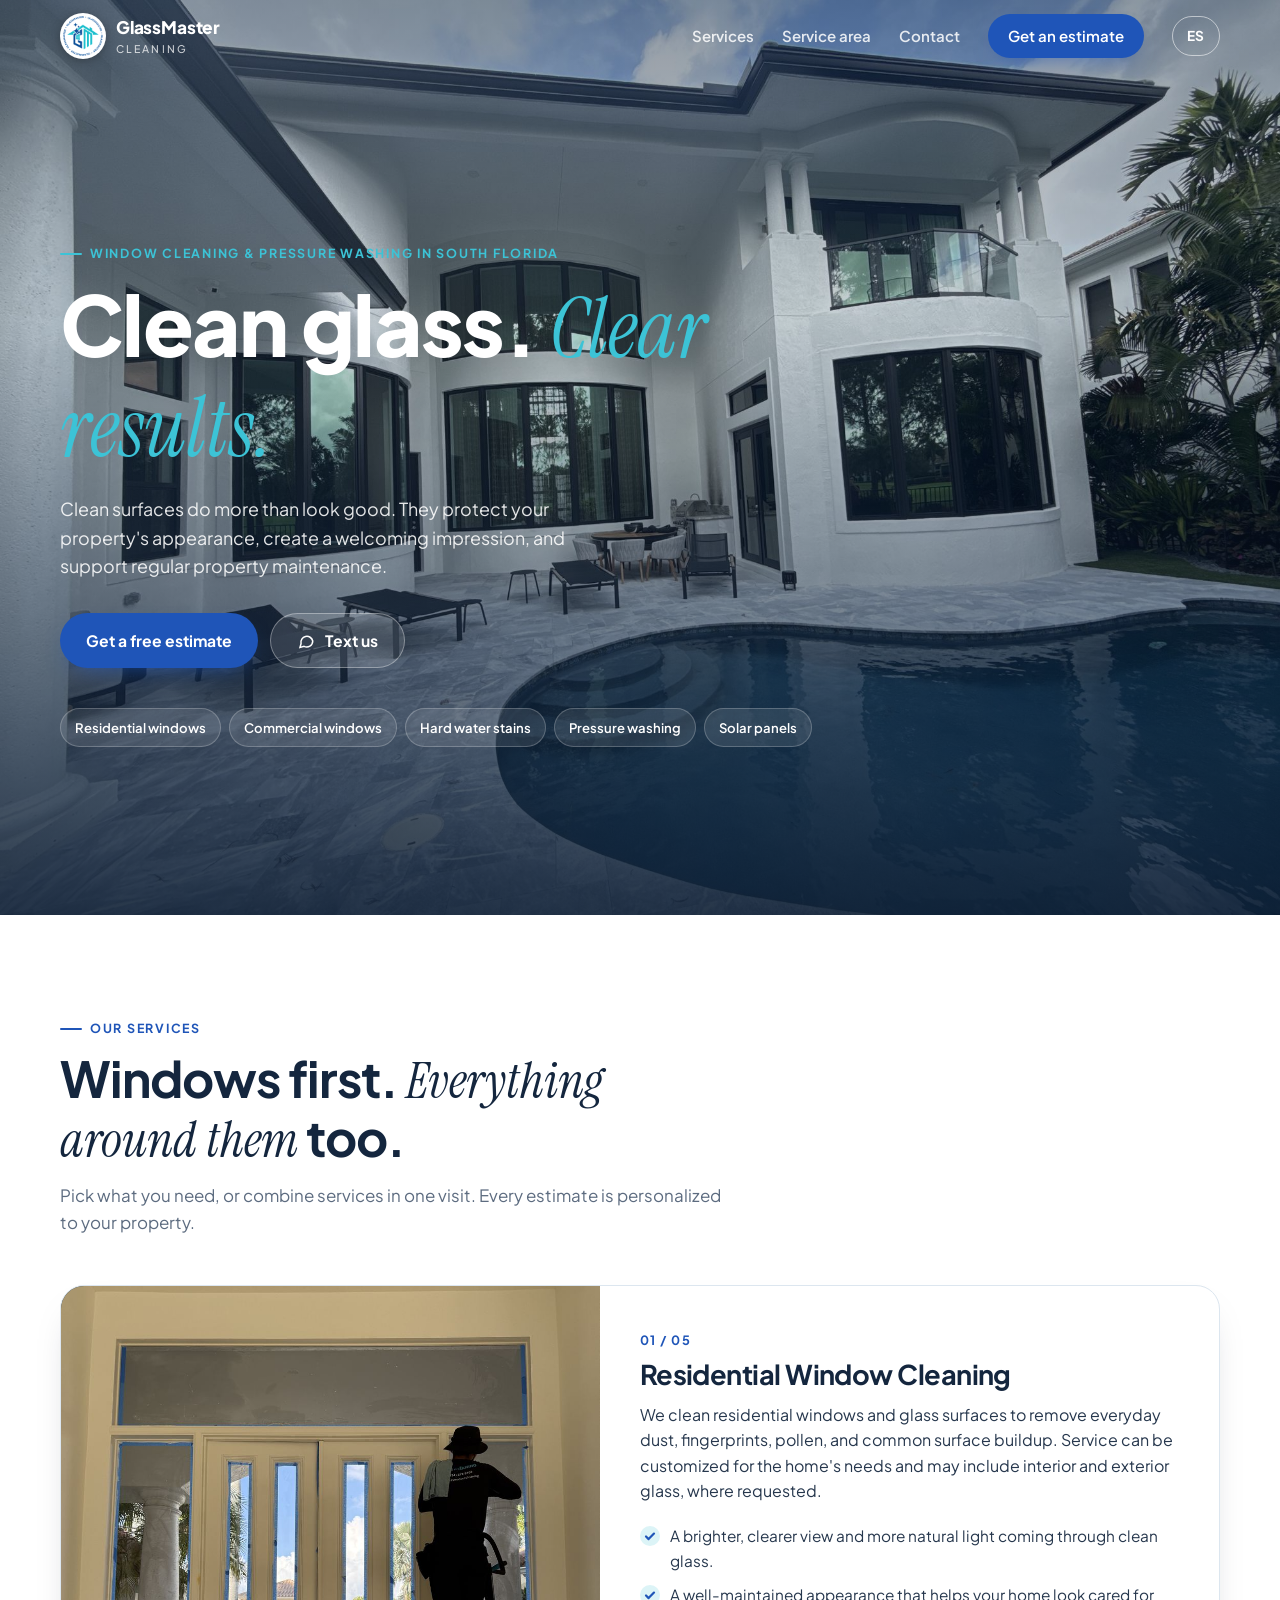
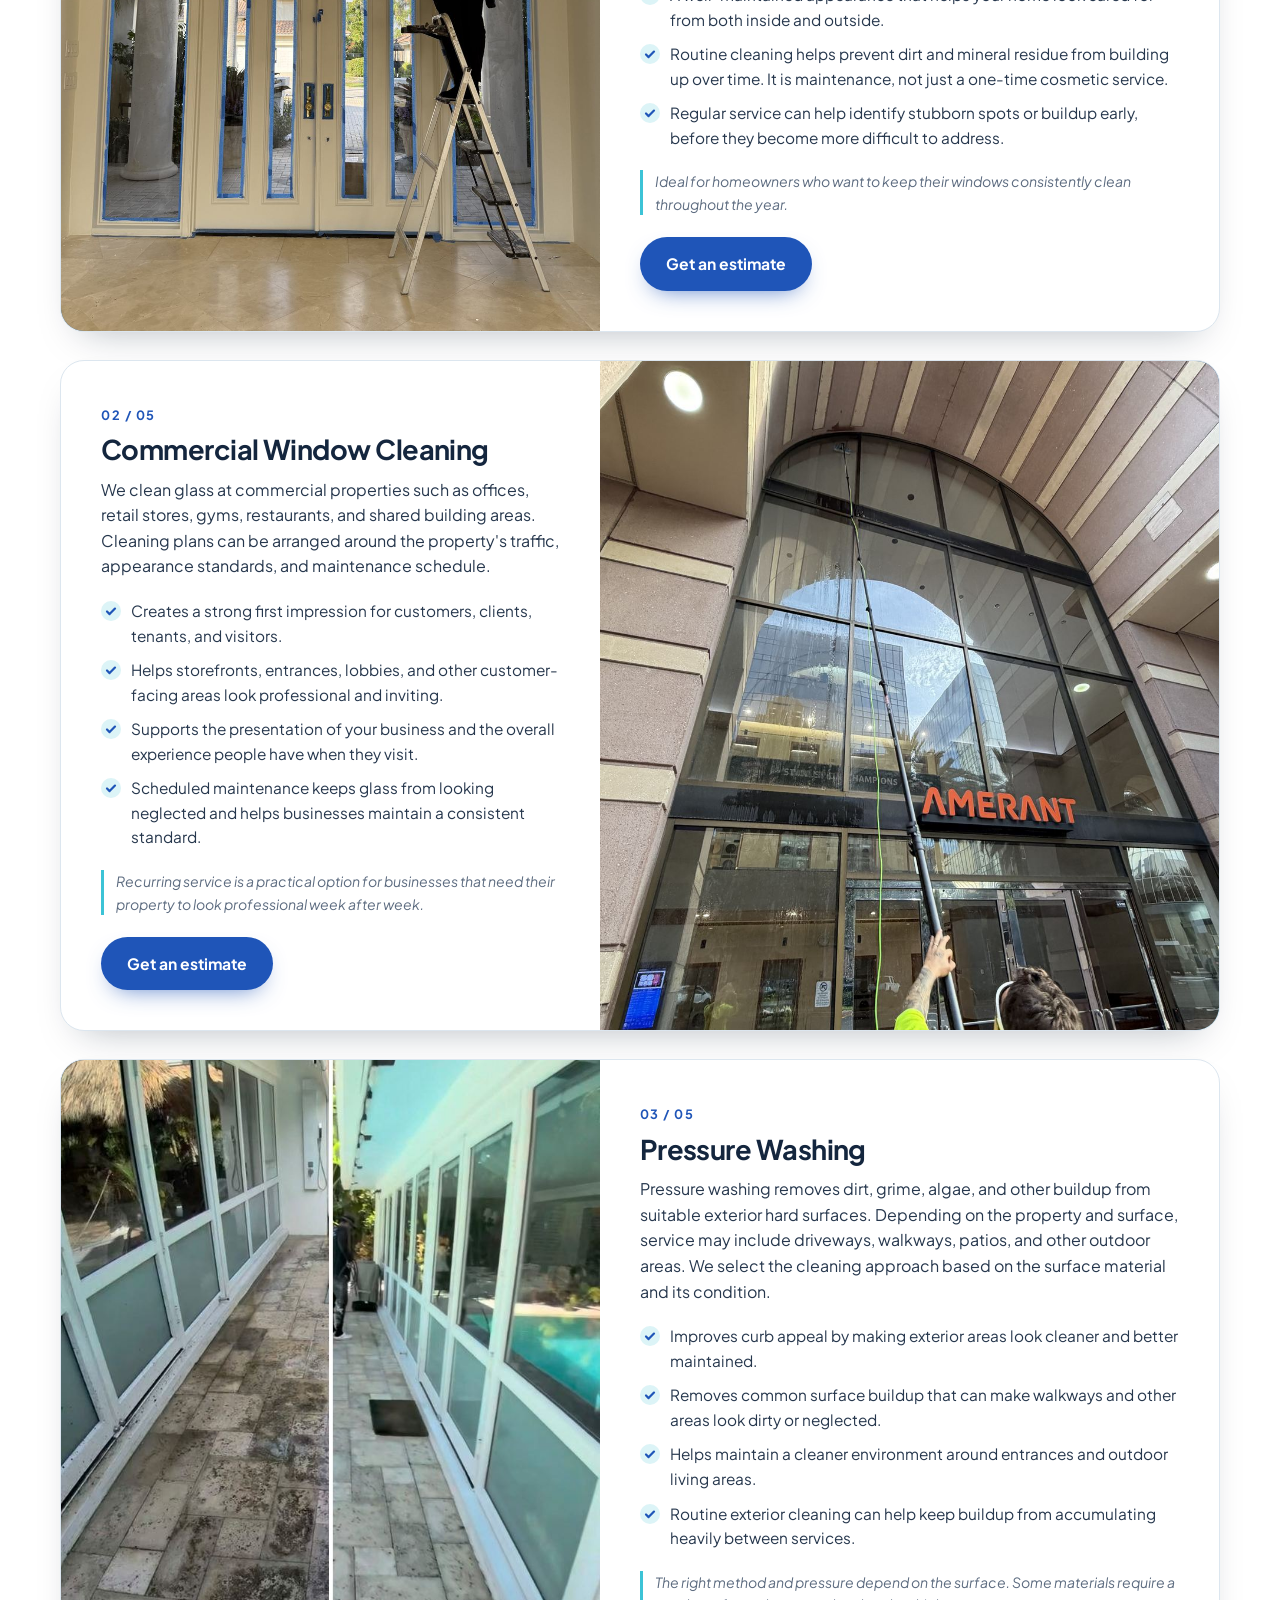
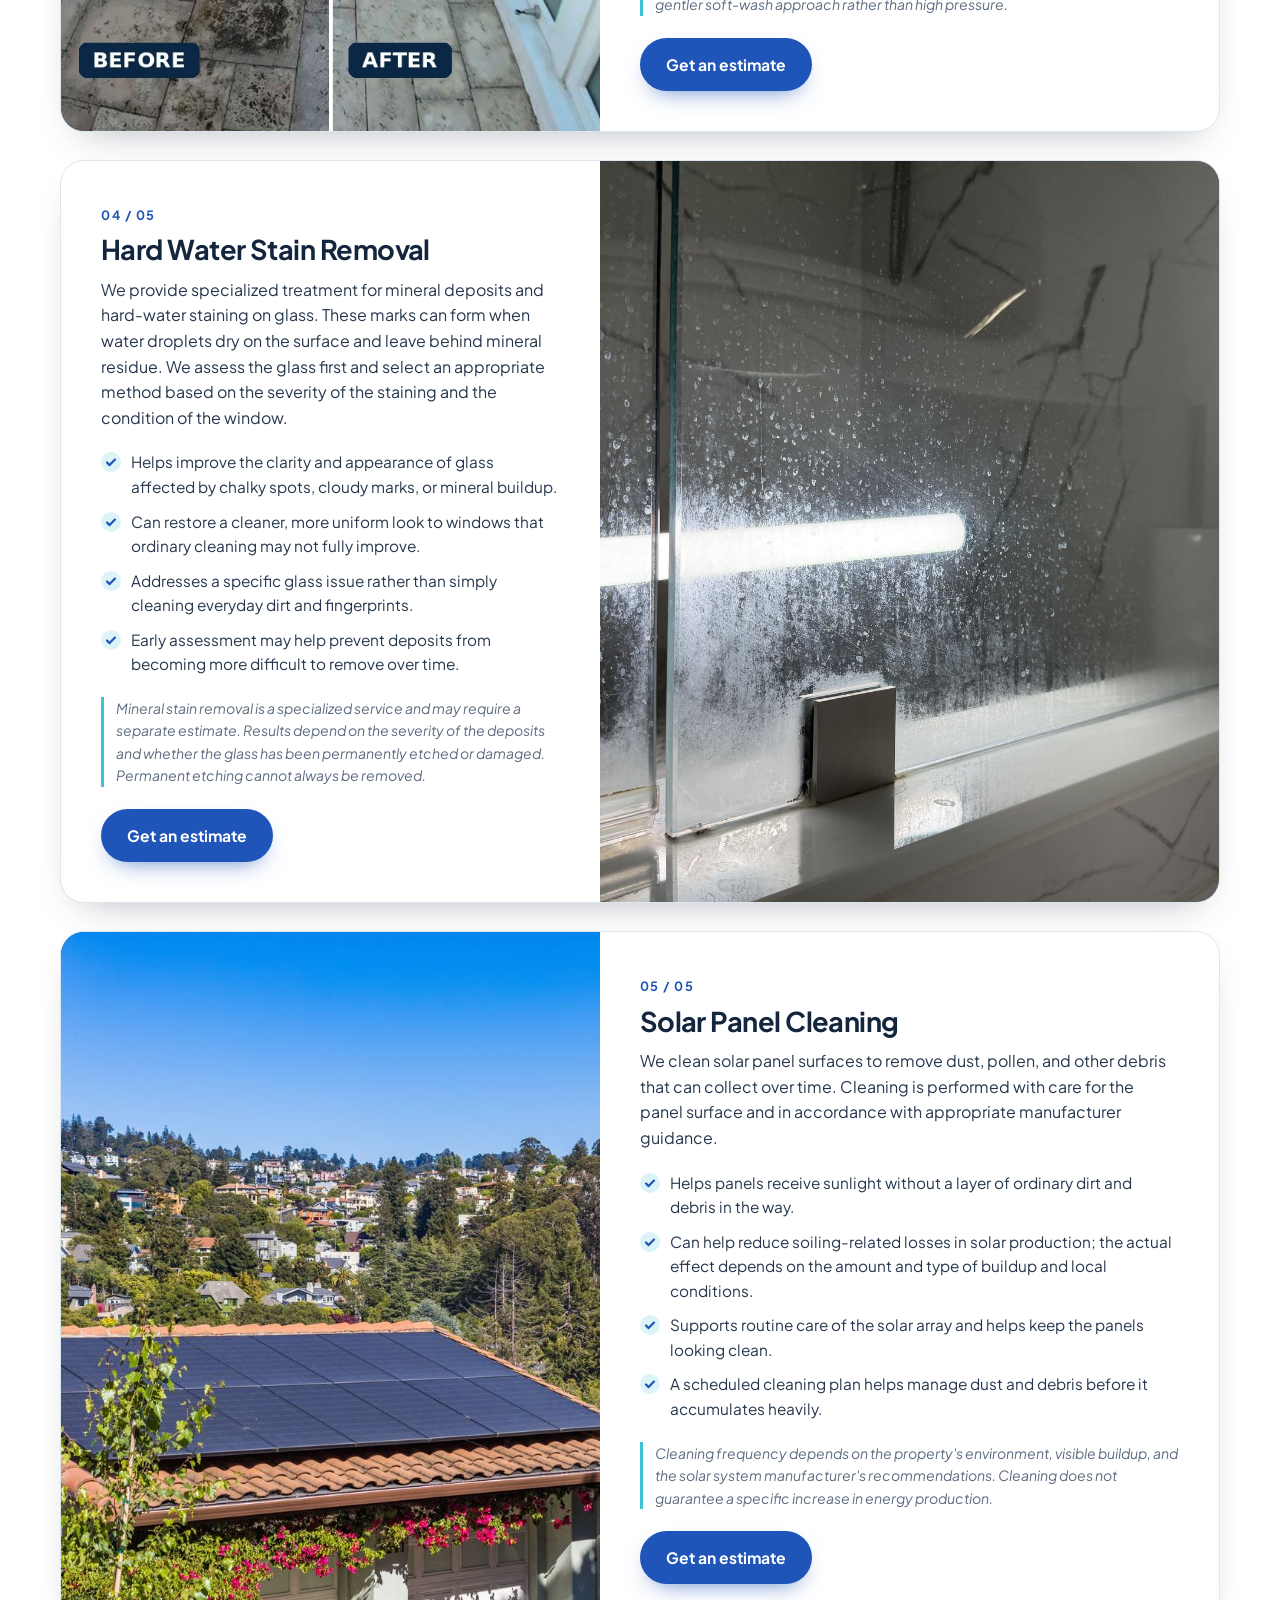
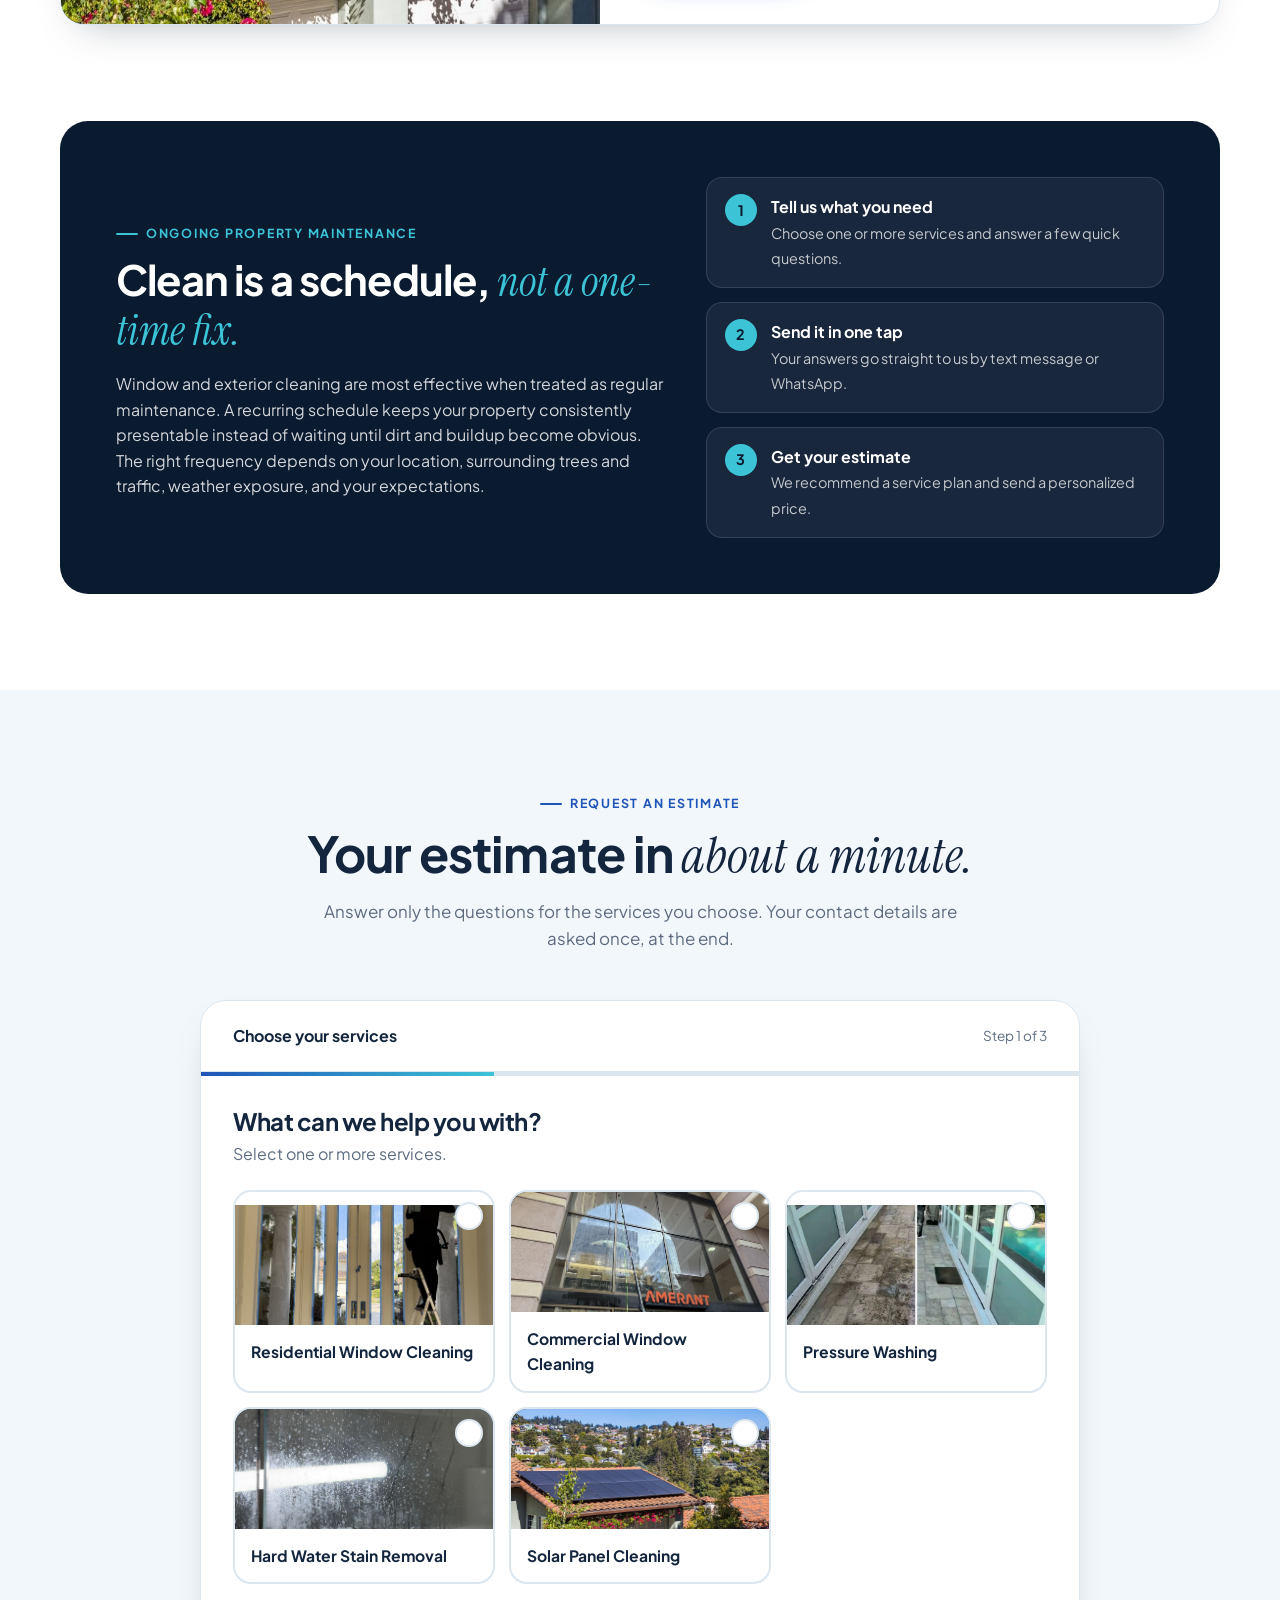
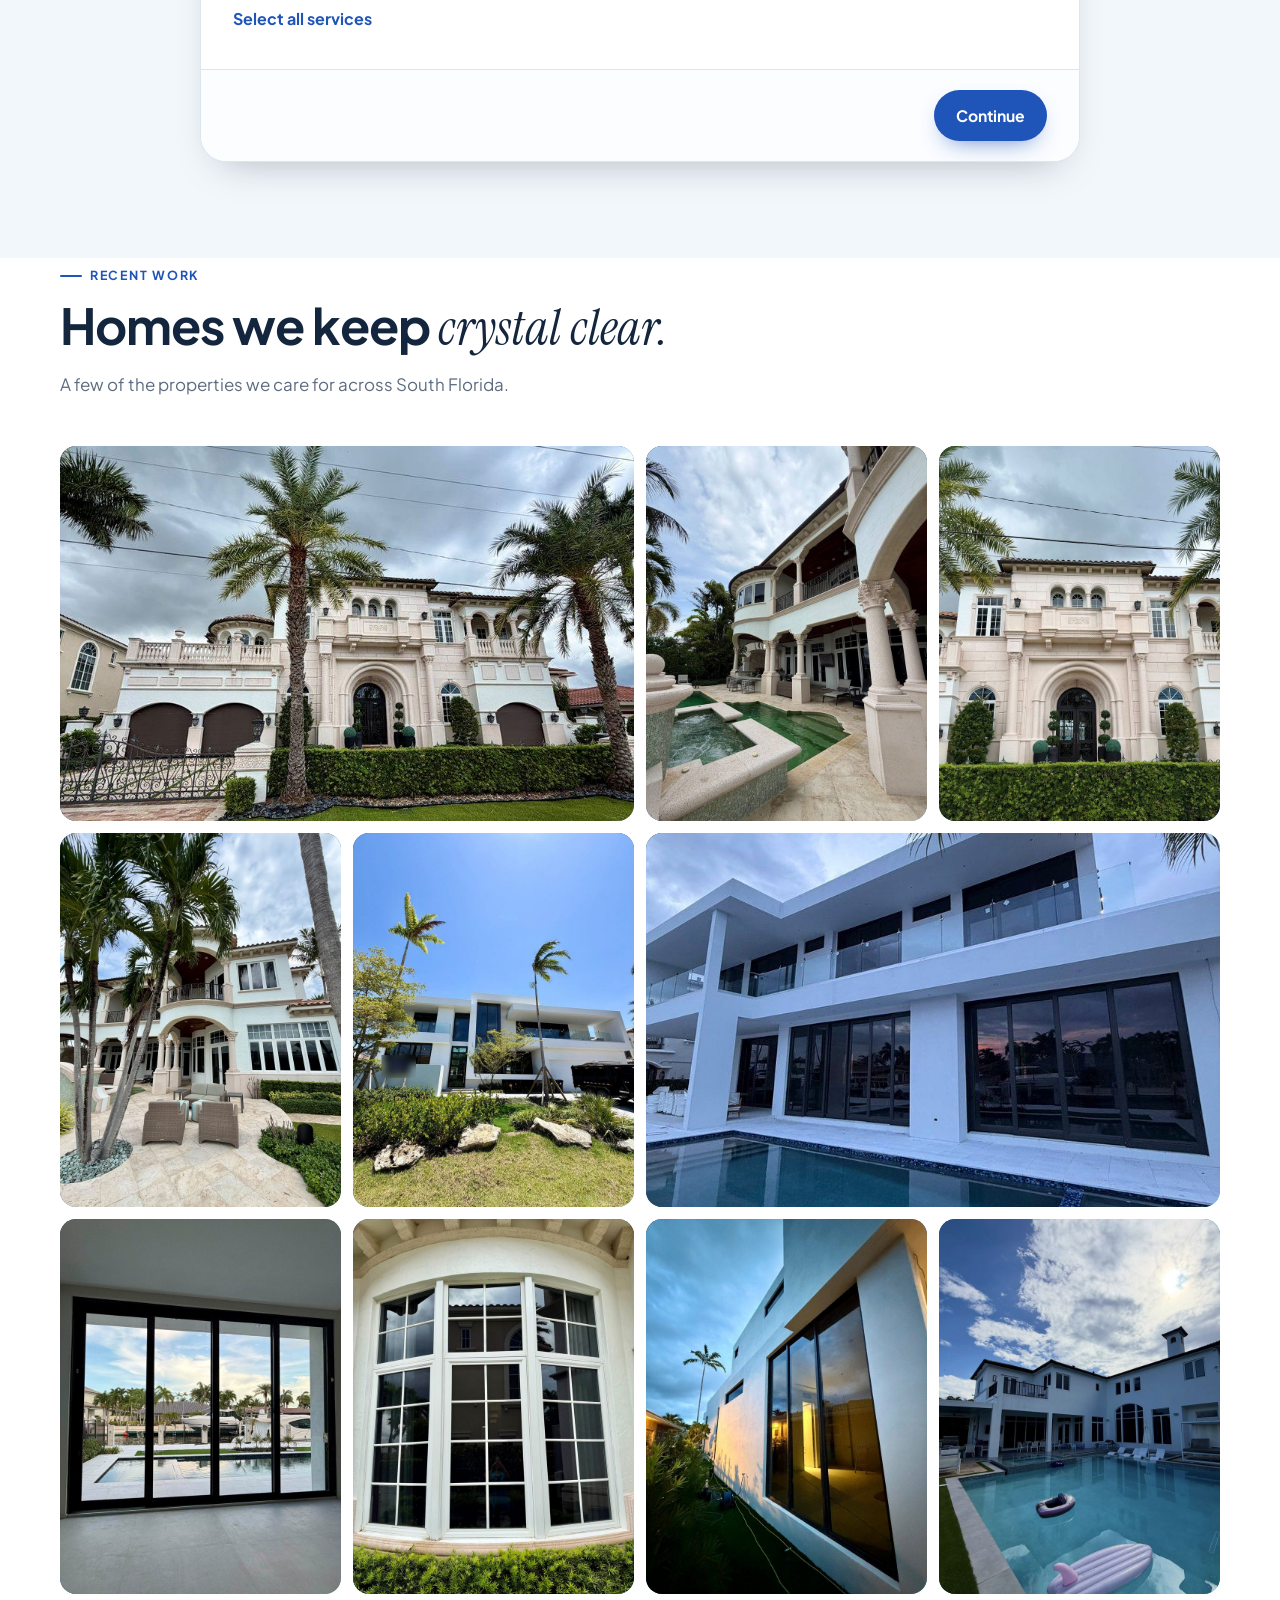
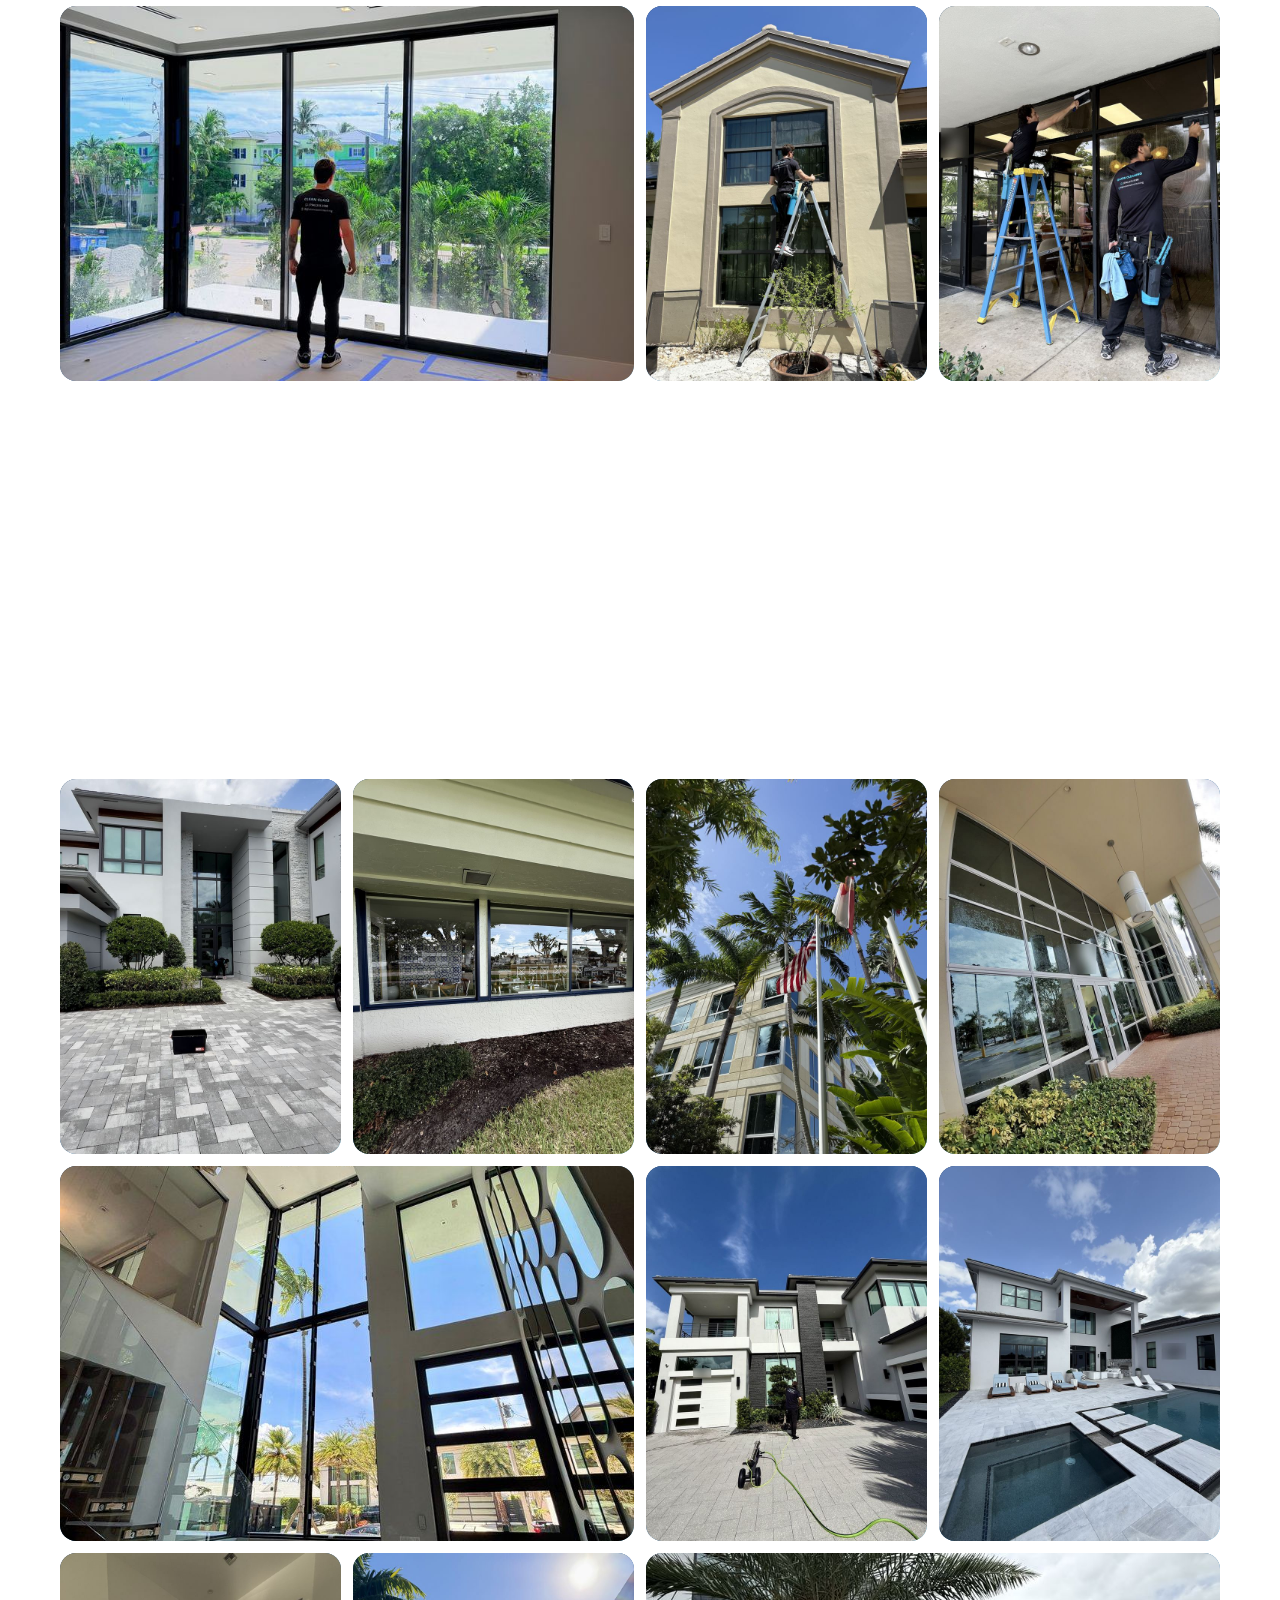
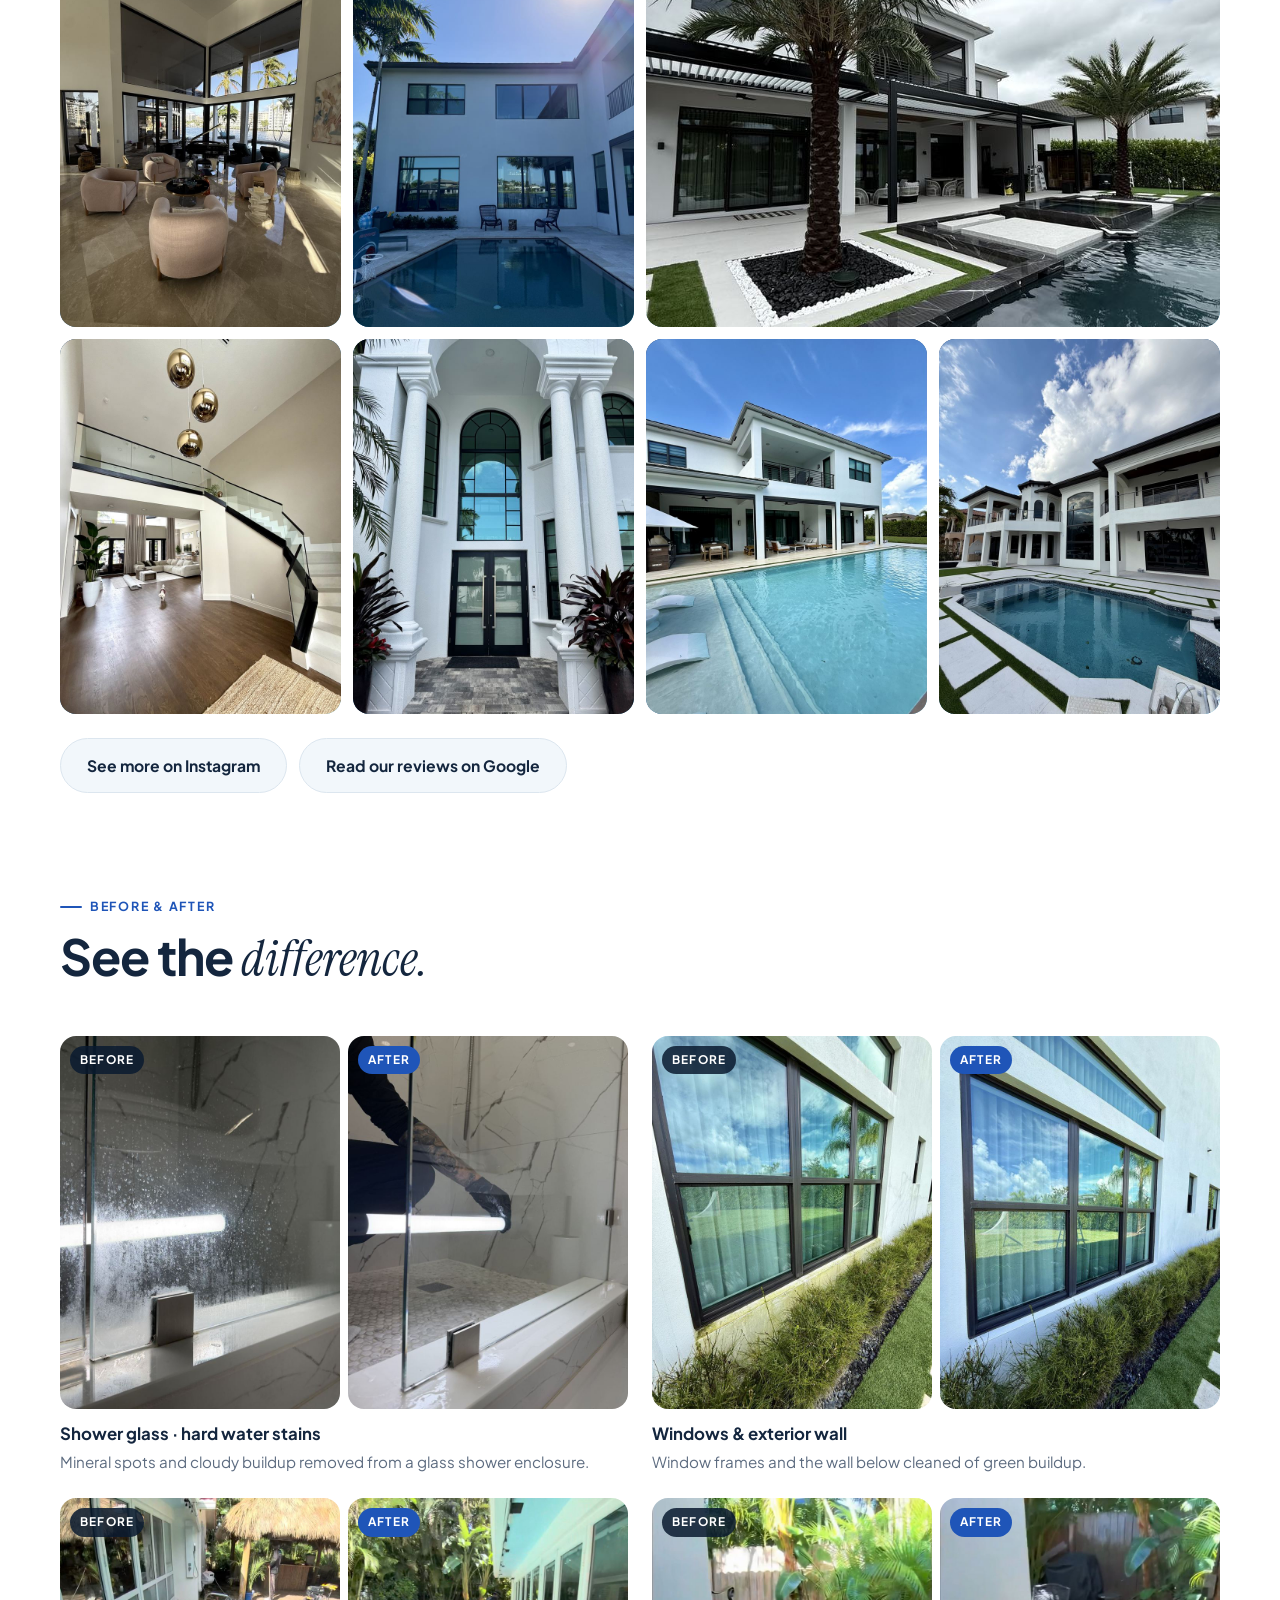
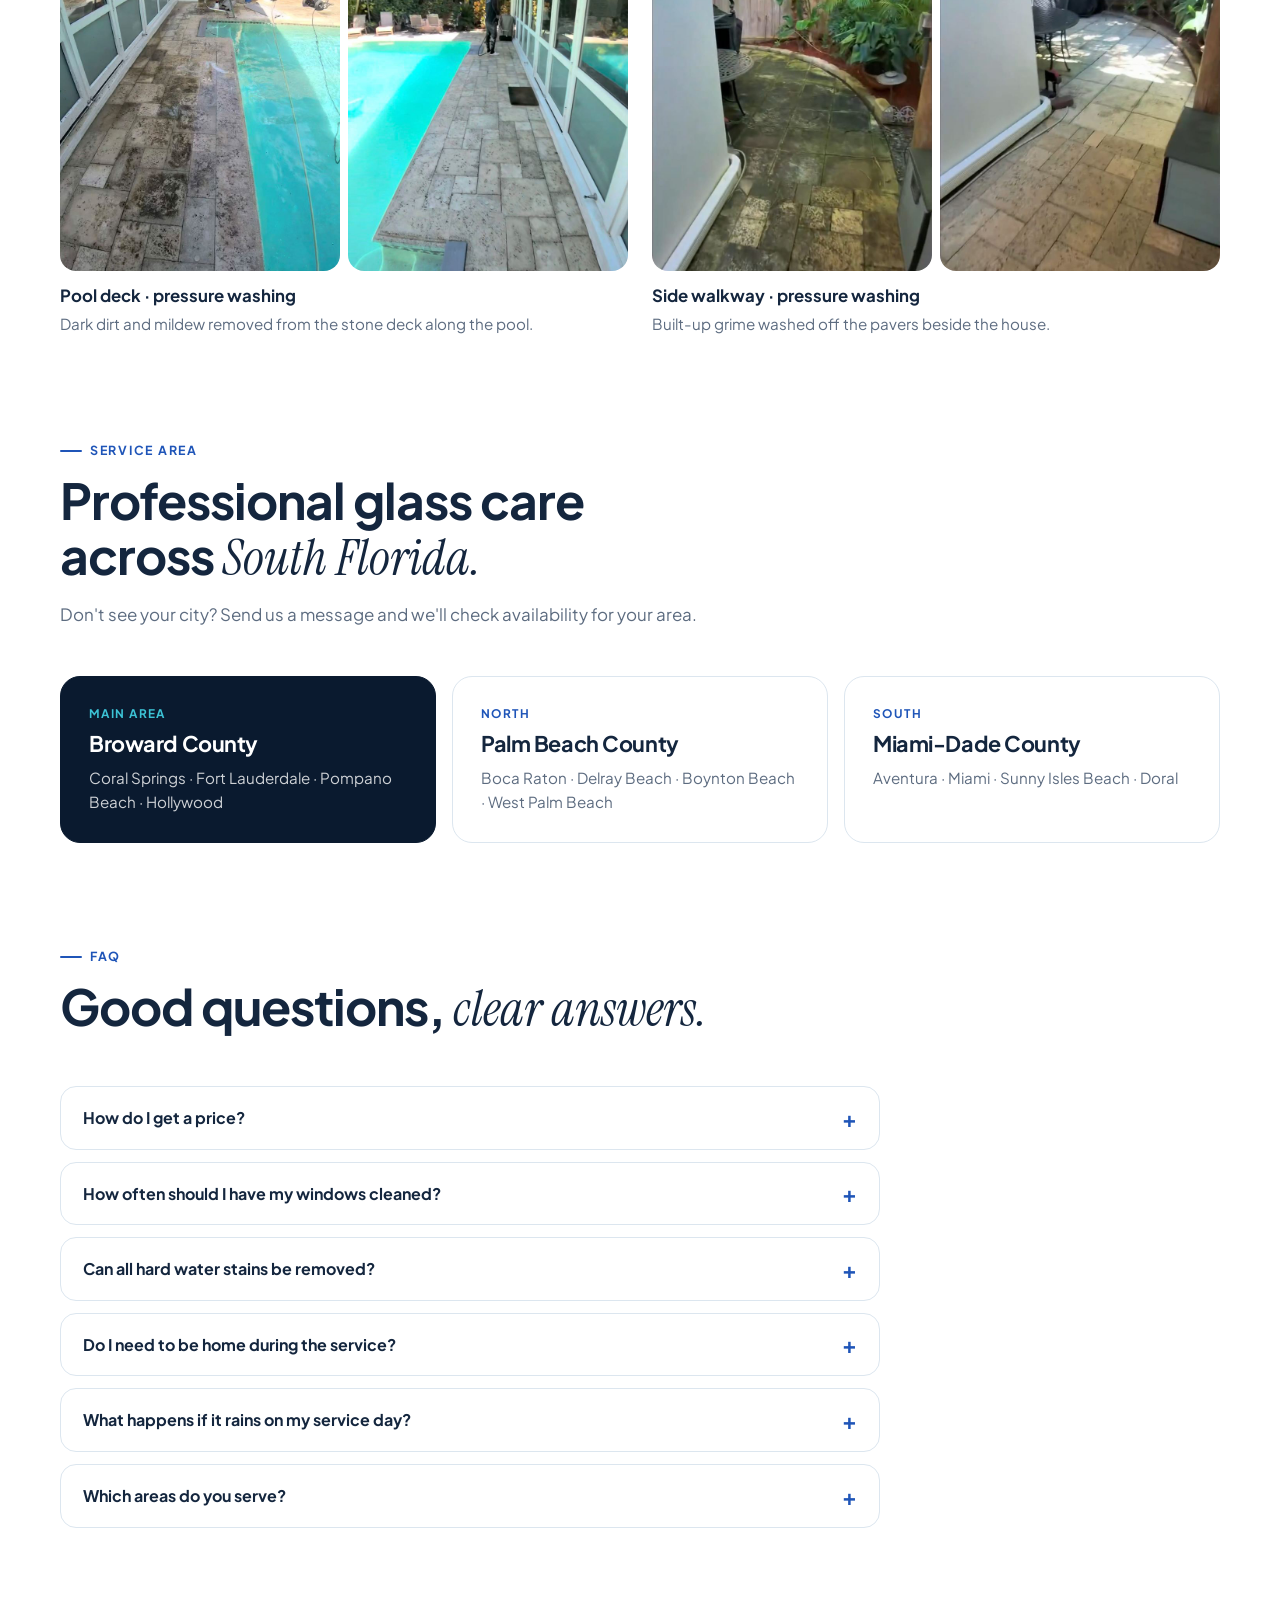
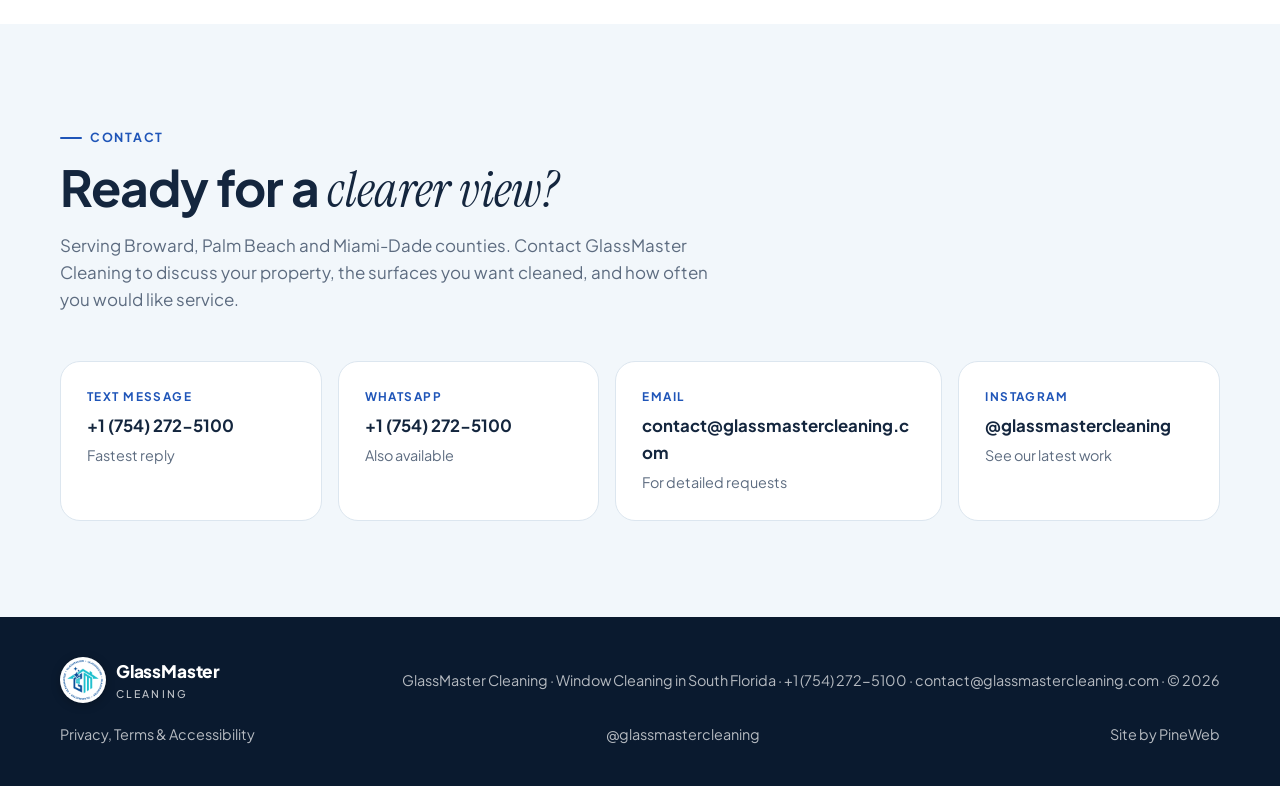
<file: index.html>
<!doctype html>
<html lang="en">
<head>
<meta charset="utf-8">
<meta name="viewport" content="width=device-width, initial-scale=1">
<title>Window Cleaning Fort Lauderdale &amp; South Florida | GlassMaster</title>
<meta name="description" content="Window cleaning, hard water stain removal, pressure washing and solar panel cleaning in Broward, Palm Beach and Miami-Dade, FL. Get a free estimate.">
<meta name="theme-color" content="#0A1A2F">
<link rel="canonical" href="https://glassmastercleaning.com/" id="canonical">
<link rel="alternate" hreflang="en-US" href="https://glassmastercleaning.com/">
<link rel="alternate" hreflang="es-US" href="https://glassmastercleaning.com/?lang=es">
<link rel="alternate" hreflang="x-default" href="https://glassmastercleaning.com/">
<script src="lang.js"></script>
<link rel="icon" type="image/png" href="img/favicon.png">
<link rel="apple-touch-icon" href="img/apple-touch-icon.png">
<meta property="og:type" content="website">
<meta property="og:site_name" content="GlassMaster Cleaning">
<meta property="og:title" content="Window Cleaning Fort Lauderdale &amp; South Florida | GlassMaster">
<meta property="og:description" content="Window cleaning, hard water stain removal, pressure washing and solar panel cleaning in Broward, Palm Beach and Miami-Dade, FL. Get a free estimate.">
<meta property="og:url" content="https://glassmastercleaning.com/">
<meta property="og:image" content="https://glassmastercleaning.com/img/share.jpg">
<meta property="og:image:width" content="1200">
<meta property="og:image:height" content="630">
<meta property="og:locale" content="en_US">
<meta property="og:locale:alternate" content="es_US">
<meta name="twitter:card" content="summary_large_image">
<meta name="twitter:title" content="Window Cleaning Fort Lauderdale &amp; South Florida | GlassMaster">
<meta name="twitter:description" content="Window cleaning, hard water stain removal, pressure washing and solar panel cleaning in Broward, Palm Beach and Miami-Dade, FL. Get a free estimate.">
<meta name="twitter:image" content="https://glassmastercleaning.com/img/share.jpg">
<script type="application/ld+json">
{
 "@context": "https://schema.org",
 "@graph": [
  {
   "@type": "HomeAndConstructionBusiness",
   "@id": "https://glassmastercleaning.com/#business",
   "name": "GlassMaster Cleaning",
   "legalName": "GLASSMASTER GPM CORP",
   "description": "Window cleaning, hard water stain removal, pressure washing and solar panel cleaning for homes and businesses in Broward, Palm Beach and Miami-Dade counties, Florida.",
   "url": "https://glassmastercleaning.com/",
   "image": "https://glassmastercleaning.com/img/share.jpg",
   "logo": "https://glassmastercleaning.com/img/logo.png",
   "telephone": "+1-754-272-5100",
   "email": "contact@glassmastercleaning.com",
   "address": {
    "@type": "PostalAddress",
    "addressRegion": "FL",
    "addressCountry": "US"
   },
   "sameAs": [
    "https://www.instagram.com/glassmastercleaning/"
   ],
   "areaServed": [
    {
     "@type": "AdministrativeArea",
     "name": "Broward County, FL"
    },
    {
     "@type": "City",
     "name": "Fort Lauderdale, FL"
    },
    {
     "@type": "City",
     "name": "Coral Springs, FL"
    },
    {
     "@type": "City",
     "name": "Pompano Beach, FL"
    },
    {
     "@type": "City",
     "name": "Hollywood, FL"
    },
    {
     "@type": "AdministrativeArea",
     "name": "Palm Beach County, FL"
    },
    {
     "@type": "City",
     "name": "Boca Raton, FL"
    },
    {
     "@type": "City",
     "name": "Delray Beach, FL"
    },
    {
     "@type": "City",
     "name": "Boynton Beach, FL"
    },
    {
     "@type": "City",
     "name": "West Palm Beach, FL"
    },
    {
     "@type": "AdministrativeArea",
     "name": "Miami-Dade County, FL"
    },
    {
     "@type": "City",
     "name": "Aventura, FL"
    },
    {
     "@type": "City",
     "name": "Miami, FL"
    },
    {
     "@type": "City",
     "name": "Sunny Isles Beach, FL"
    },
    {
     "@type": "City",
     "name": "Doral, FL"
    }
   ],
   "knowsLanguage": [
    "en",
    "es"
   ],
   "hasOfferCatalog": {
    "@type": "OfferCatalog",
    "name": "Window and exterior cleaning services",
    "itemListElement": [
     {
      "@type": "Offer",
      "itemOffered": {
       "@type": "Service",
       "name": "Residential Window Cleaning",
       "description": "Interior and exterior window cleaning for homes, including frames, tracks and screens.",
       "areaServed": "South Florida"
      }
     },
     {
      "@type": "Offer",
      "itemOffered": {
       "@type": "Service",
       "name": "Commercial Window Cleaning",
       "description": "Storefront, office and building window cleaning on a regular schedule.",
       "areaServed": "South Florida"
      }
     },
     {
      "@type": "Offer",
      "itemOffered": {
       "@type": "Service",
       "name": "Pressure Washing",
       "description": "Pressure washing for driveways, walkways, pool decks and patios.",
       "areaServed": "South Florida"
      }
     },
     {
      "@type": "Offer",
      "itemOffered": {
       "@type": "Service",
       "name": "Hard Water Stain Removal",
       "description": "Removal of mineral spots and hard water buildup from glass, including shower glass.",
       "areaServed": "South Florida"
      }
     },
     {
      "@type": "Offer",
      "itemOffered": {
       "@type": "Service",
       "name": "Solar Panel Cleaning",
       "description": "Cleaning of dirt and debris from residential solar panels.",
       "areaServed": "South Florida"
      }
     }
    ]
   }
  },
  {
   "@type": "WebSite",
   "@id": "https://glassmastercleaning.com/#website",
   "url": "https://glassmastercleaning.com/",
   "name": "GlassMaster Cleaning",
   "inLanguage": [
    "en-US",
    "es-US"
   ],
   "publisher": {
    "@id": "https://glassmastercleaning.com/#business"
   }
  },
  {
   "@type": "FAQPage",
   "@id": "https://glassmastercleaning.com/#faq",
   "mainEntity": [
    {
     "@type": "Question",
     "name": "How do I get a price?",
     "acceptedAnswer": {
      "@type": "Answer",
      "text": "Use the estimate form above or send us a text. Answer a few quick questions about your property and we'll reply with a personalized estimate. Estimates are free."
     }
    },
    {
     "@type": "Question",
     "name": "How often should I have my windows cleaned?",
     "acceptedAnswer": {
      "@type": "Answer",
      "text": "It depends on your location, nearby trees and traffic, weather exposure and how spotless you like your glass. Many properties do best on a regular schedule, and we'll suggest a frequency that fits yours in your estimate."
     }
    },
    {
     "@type": "Question",
     "name": "Can all hard water stains be removed?",
     "acceptedAnswer": {
      "@type": "Answer",
      "text": "Most mineral buildup can be removed or greatly reduced. Stains that have been there for years can etch into the glass, and that damage can't always be fully reversed. Send us photos and we'll tell you what to expect before the visit."
     }
    },
    {
     "@type": "Question",
     "name": "Do I need to be home during the service?",
     "acceptedAnswer": {
      "@type": "Answer",
      "text": "Not always. For exterior work we only need safe access to the areas being cleaned. We'll confirm the details with you when we schedule."
     }
    },
    {
     "@type": "Question",
     "name": "What happens if it rains on my service day?",
     "acceptedAnswer": {
      "@type": "Answer",
      "text": "If the weather isn't safe or right for the job, we'll reach out and reschedule with you."
     }
    },
    {
     "@type": "Question",
     "name": "Which areas do you serve?",
     "acceptedAnswer": {
      "@type": "Answer",
      "text": "Broward County is our main area, and we also serve Palm Beach and Miami-Dade counties. If you don't see your city, send us a message and we'll check."
     }
    }
   ]
  }
 ]
}
</script>
<link rel="preconnect" href="https://fonts.googleapis.com">
<link rel="preconnect" href="https://fonts.gstatic.com" crossorigin>
<link href="https://fonts.googleapis.com/css2?family=Plus+Jakarta+Sans:wght@400;500;600;700;800&family=Instrument+Serif:ital@0;1&display=swap" rel="stylesheet">
<style>
:root{
  --navy:#0A1A2F; --ink:#14263E; --text:#26374D; --muted:#5D6C80;
  --line:#DCE6EF; --mist:#F2F7FB; --white:#FFFFFF;
  --blue:#1F55B8; --aqua:#3CC3D6; --aqua-soft:#DCF4F7; --ok:#1C9A6B;
  --r:18px; --shadow:0 18px 40px -22px rgba(10,26,47,.35);
}
*{box-sizing:border-box;margin:0;padding:0}
html{scroll-behavior:smooth}
body{font-family:"Plus Jakarta Sans",system-ui,sans-serif;color:var(--text);background:var(--white);line-height:1.6;-webkit-font-smoothing:antialiased}
img{max-width:100%;display:block}
a{color:inherit}
.wrap{width:min(1160px,100% - 32px);margin-inline:auto}
h1,h2,h3{color:var(--ink);line-height:1.12;letter-spacing:-.02em}
.serif{font-family:"Instrument Serif",Georgia,serif;font-weight:400;font-style:italic;letter-spacing:0}
.eyebrow{display:inline-flex;align-items:center;gap:8px;font-size:.78rem;font-weight:700;letter-spacing:.14em;text-transform:uppercase;color:var(--blue)}
.eyebrow::before{content:"";width:22px;height:2px;background:currentColor;border-radius:2px}
.btn{display:inline-flex;align-items:center;justify-content:center;gap:10px;font:inherit;font-weight:700;font-size:.98rem;border:0;border-radius:999px;padding:14px 26px;cursor:pointer;text-decoration:none;transition:transform .15s,box-shadow .15s,background .15s}
.btn:active{transform:scale(.98)}
.btn-primary{background:var(--blue);color:#fff;box-shadow:0 10px 24px -12px rgba(31,85,184,.8)}
.btn-primary:hover{background:#19479b}
.btn-ghost{background:rgba(255,255,255,.12);color:#fff;border:1px solid rgba(255,255,255,.35)}
.btn-ghost:hover{background:rgba(255,255,255,.2)}
.btn-light{background:var(--mist);color:var(--ink);border:1px solid var(--line)}
.btn-light:hover{background:#e7eff6}
.btn svg{width:18px;height:18px;flex:none}

/* header */
header{position:fixed;inset:0 0 auto;z-index:50;transition:background .25s,box-shadow .25s}
header.solid{background:rgba(10,26,47,.94);backdrop-filter:blur(10px);box-shadow:0 6px 20px -12px rgba(0,0,0,.5)}
.nav{display:flex;align-items:center;justify-content:space-between;height:72px}
.brand{display:flex;align-items:center;gap:10px;text-decoration:none;color:#fff;font-weight:800;letter-spacing:-.01em;font-size:1.08rem}
.brand-logo{width:46px;height:46px;flex:none;border-radius:50%;background:#fff;padding:3px;object-fit:contain;box-shadow:0 2px 10px rgba(0,0,0,.25)}
.brand small{display:block;font-weight:500;font-size:.66rem;letter-spacing:.2em;text-transform:uppercase;opacity:.75}
.brand-mark{width:38px;height:38px;flex:none}
.nav-links{display:flex;align-items:center;gap:28px}
.nav-links a{color:rgba(255,255,255,.85);text-decoration:none;font-weight:600;font-size:.94rem}
.nav-links a:hover{color:#fff}
.nav-links .btn{padding:10px 20px;color:#fff}
.lang-btn{font:inherit;font-weight:700;font-size:.85rem;letter-spacing:.04em;color:#fff;background:transparent;border:1.5px solid rgba(255,255,255,.55);border-radius:999px;padding:8px 14px;cursor:pointer}
.lang-btn:hover{border-color:#fff}
.lang-btn:focus-visible{outline:2px solid var(--aqua);outline-offset:3px}
@media (max-width:820px){.nav-links{gap:10px}.nav-links .btn{padding:10px 16px;white-space:nowrap}.lang-btn{padding:7px 11px}}
@media (max-width:820px){.nav-links a:not(.btn){display:none}}

/* hero */
.hero{position:relative;min-height:100svh;display:flex;align-items:flex-end;color:#fff;background:var(--navy);overflow:hidden}
.hero .ph{position:absolute;inset:0;border-radius:0}
.hero::after{content:"";position:absolute;inset:0;background:linear-gradient(180deg,rgba(10,26,47,.45) 0%,rgba(10,26,47,.2) 35%,rgba(10,26,47,.88) 100%)}
.hero-inner{position:relative;z-index:2;padding:140px 0 72px}
.hero .hero-title{color:#fff;font-size:clamp(2.6rem,7vw,5.2rem);max-width:12ch;font-weight:800;line-height:1.12;letter-spacing:-.02em}
.hero .hero-title .serif{color:var(--aqua)}
.hero h1.eyebrow{margin:0;line-height:1.4;letter-spacing:.14em}
.hero p.lead{max-width:560px;margin:20px 0 32px;font-size:1.12rem;color:rgba(255,255,255,.88)}
.hero-ctas{display:flex;flex-wrap:wrap;gap:12px}
.chips{display:flex;flex-wrap:wrap;gap:8px;margin-top:40px}
.chip{font-size:.82rem;font-weight:600;padding:8px 14px;border-radius:999px;background:rgba(255,255,255,.1);border:1px solid rgba(255,255,255,.22)}

/* photo slots */
.ph{position:relative;overflow:hidden;background:linear-gradient(135deg,#1C3A5E 0%,#2E6A9E 55%,#7FD3F5 100%);border-radius:var(--r)}
.ph::before{content:"";position:absolute;inset:-40%;background:linear-gradient(115deg,transparent 42%,rgba(255,255,255,.28) 50%,transparent 58%)}
.ph img{position:absolute;inset:0;width:100%;height:100%;object-fit:cover;opacity:0;transition:opacity .5s}
.ph.loaded img{opacity:1}
.ph.loaded::before{display:none}

section{padding:96px 0}
.head{max-width:680px;margin-bottom:48px}
.head h2{font-size:clamp(2rem,4.4vw,3.1rem);margin-top:12px}
.head p{margin-top:14px;color:var(--muted);font-size:1.06rem}

/* services */
.svc-list{display:grid;gap:28px}
.svc{display:grid;grid-template-columns:1fr 1.15fr;gap:0;border:1px solid var(--line);border-radius:24px;overflow:hidden;background:#fff;box-shadow:var(--shadow)}
.svc:nth-child(even) .svc-photo{order:2}
.svc-photo{min-height:340px;border-radius:0}
.svc-body{padding:40px}
.svc-num{font-size:.8rem;font-weight:700;color:var(--blue);letter-spacing:.12em}
.svc h3{font-size:1.7rem;margin:8px 0 12px}
.svc .what{color:var(--text)}
.benefits{list-style:none;margin:20px 0;display:grid;gap:10px}
.benefits li{display:flex;gap:10px;font-size:.96rem}
.benefits li::before{content:"";flex:none;width:20px;height:20px;margin-top:2px;border-radius:50%;background:var(--aqua-soft) url("data:image/svg+xml,%3Csvg xmlns='http://www.w3.org/2000/svg' viewBox='0 0 20 20'%3E%3Cpath d='M6 10.5l2.6 2.6L14 7.6' fill='none' stroke='%231F55B8' stroke-width='2.2' stroke-linecap='round' stroke-linejoin='round'/%3E%3C/svg%3E") center/100% no-repeat}
.note{font-size:.88rem;color:var(--muted);font-style:italic;border-left:3px solid var(--aqua);padding-left:12px;margin-bottom:22px}
@media (max-width:860px){.svc{grid-template-columns:1fr}.svc:nth-child(even) .svc-photo{order:0}.svc-photo{min-height:0;aspect-ratio:4/5}.svc-body{padding:28px 22px}}

/* maintenance band */
.band{background:var(--navy);color:#fff;border-radius:28px;padding:56px;display:grid;grid-template-columns:1.2fr 1fr;gap:40px;align-items:center}
.band h2{color:#fff;font-size:clamp(1.8rem,3.6vw,2.6rem)}
.band h2 .serif{color:var(--aqua)}
.band p{color:rgba(255,255,255,.82)}
.steps{display:grid;gap:14px}
.step{display:flex;gap:14px;align-items:flex-start;background:rgba(255,255,255,.06);border:1px solid rgba(255,255,255,.12);border-radius:16px;padding:16px 18px}
.step b{flex:none;width:32px;height:32px;border-radius:50%;display:grid;place-items:center;background:var(--aqua);color:var(--navy);font-size:.9rem}
.step strong{display:block;color:#fff}
.step span{font-size:.9rem;color:rgba(255,255,255,.75)}
@media (max-width:860px){.band{grid-template-columns:1fr;padding:36px 22px}}

/* quote wizard */
#quote{background:var(--mist)}
.wizard{background:#fff;border:1px solid var(--line);border-radius:26px;box-shadow:var(--shadow);overflow:hidden;max-width:880px;margin-inline:auto}
.wz-top{padding:22px 32px;border-bottom:1px solid var(--line);display:flex;justify-content:space-between;align-items:center;gap:16px;flex-wrap:wrap}
.wz-top .label{font-weight:700;color:var(--ink)}
.wz-top .count{font-size:.85rem;color:var(--muted)}
.bar{height:4px;background:var(--line)}
.bar i{display:block;height:100%;width:0;background:linear-gradient(90deg,var(--blue),var(--aqua));transition:width .35s}
.wz-body{padding:32px}
.wz-step{display:none;animation:fade .3s ease}
.wz-step.on{display:block}
@keyframes fade{from{opacity:0;transform:translateY(8px)}to{opacity:1;transform:none}}
.wz-step h3{font-size:1.5rem;margin-bottom:6px}
.wz-step > p.sub{color:var(--muted);margin-bottom:24px}
.pick-grid{display:grid;grid-template-columns:repeat(auto-fill,minmax(230px,1fr));gap:14px}
.pick{position:relative;border:2px solid var(--line);border-radius:18px;overflow:hidden;cursor:pointer;background:#fff;text-align:left;font:inherit;padding:0;transition:border-color .15s,transform .15s}
.pick:hover{border-color:#b9cde0}
.pick .ph{height:120px;border-radius:0}
.pick .t{padding:14px 16px;font-weight:700;color:var(--ink);font-size:.98rem}
.pick .tick{position:absolute;top:10px;right:10px;width:28px;height:28px;border-radius:50%;background:#fff;border:2px solid var(--line);display:grid;place-items:center;z-index:2}
.pick[aria-pressed="true"]{border-color:var(--blue)}
.pick[aria-pressed="true"] .tick{background:var(--blue);border-color:var(--blue)}
.pick[aria-pressed="true"] .tick::after{content:"";width:10px;height:6px;border:solid #fff;border-width:0 0 2.5px 2.5px;transform:rotate(-45deg) translate(1px,-1px)}
.select-all{margin-top:16px;background:none;border:0;font:inherit;font-weight:700;color:var(--blue);cursor:pointer;padding:6px 0}
.svc-banner{display:flex;gap:16px;align-items:center;margin-bottom:24px}
.svc-banner .ph{width:96px;height:72px;flex:none;border-radius:14px}
.svc-banner small{display:block;color:var(--blue);font-weight:700;font-size:.78rem;letter-spacing:.1em;text-transform:uppercase}
.q{margin-bottom:24px}
.q > label,.q > .ql{display:block;font-weight:700;color:var(--ink);margin-bottom:10px}
.q .hint{font-weight:500;color:var(--muted);font-size:.86rem}
.opts{display:flex;flex-wrap:wrap;gap:8px}
.opt{font:inherit;font-size:.92rem;font-weight:600;padding:10px 16px;border-radius:999px;border:1.5px solid var(--line);background:#fff;color:var(--text);cursor:pointer;transition:all .15s}
.opt:hover{border-color:#b9cde0}
.opt[aria-pressed="true"]{background:var(--blue);border-color:var(--blue);color:#fff}
input[type=text],input[type=email],input[type=tel],input[type=url],textarea{width:100%;font:inherit;font-size:1rem;padding:13px 15px;border:1.5px solid var(--line);border-radius:12px;background:#fff;color:var(--ink)}
input:focus,textarea:focus{outline:none;border-color:var(--blue);box-shadow:0 0 0 4px rgba(31,85,184,.12)}
textarea{min-height:90px;resize:vertical}
.grid2{display:grid;grid-template-columns:1fr 1fr;gap:0 16px}
@media (max-width:640px){.grid2{grid-template-columns:1fr}.wz-body{padding:24px 18px}.wz-top{padding:18px}}
.q.err .opts,.q.err input{animation:shake .3s}
.q.err > label,.q.err > .ql{color:#C2410C}
.fmsg{margin:6px 0 0;font-size:.86rem;font-weight:600;color:#C2410C}
.fmsg:empty{display:none}
.grid2.addr{grid-template-columns:2fr 1fr}
@media (max-width:640px){.grid2.addr{grid-template-columns:1fr}}
.fmsg.warn{color:#8A5A00}
.q.err input{border-color:#C2410C}
@keyframes shake{25%{transform:translateX(-4px)}75%{transform:translateX(4px)}}
.wz-nav{display:flex;justify-content:space-between;gap:12px;padding:20px 32px;border-top:1px solid var(--line);background:#fbfdff}
.wz-nav .btn{padding:12px 22px}
@media (max-width:640px){.wz-nav{padding:16px 18px}}
.summary{background:var(--mist);border:1px solid var(--line);border-radius:16px;padding:20px;font-size:.93rem;white-space:pre-wrap;font-family:inherit;color:var(--ink);max-height:340px;overflow:auto}
.send{display:grid;gap:10px;margin-top:20px}
.send .btn{width:100%}
.send-note{font-size:.86rem;color:var(--muted);margin-top:12px}
.btn-wa{background:#13803F;color:#fff}
.btn-wa:hover{background:#0F6B34}
.btn-mail{background:var(--navy);color:#fff}
.btn-mail:hover{background:var(--ink)}

/* contact */
.contact-grid{display:grid;grid-template-columns:repeat(auto-fit,minmax(250px,1fr));gap:16px}
@media (min-width:1100px){.contact-grid{grid-template-columns:1fr 1fr 1.25fr 1fr}}
.c-card{border:1px solid var(--line);border-radius:20px;padding:26px;text-decoration:none;background:#fff;transition:transform .15s,box-shadow .15s}
.c-card:hover{transform:translateY(-3px);box-shadow:var(--shadow)}
.c-card small{display:block;font-weight:700;letter-spacing:.12em;text-transform:uppercase;font-size:.74rem;color:var(--blue);margin-bottom:6px}
.c-card strong{display:block;color:var(--ink);font-size:1.05rem;overflow-wrap:anywhere}
.c-card span{display:block;color:var(--muted);font-size:.9rem;margin-top:4px}
@media (max-width:860px){.contact-grid{grid-template-columns:1fr}}

.gallery{display:grid;grid-template-columns:repeat(4,1fr);grid-auto-flow:dense;gap:12px}
.g-item{aspect-ratio:3/4;border-radius:16px}
.g-item:nth-child(10n+1),.g-item:nth-child(10n+6){grid-column:span 2;aspect-ratio:auto}
@media (max-width:860px){.gallery{grid-template-columns:1fr 1fr}.g-item:nth-child(10n+1),.g-item:nth-child(10n+6){grid-column:span 2;aspect-ratio:4/3}}
.area-grid{display:grid;grid-template-columns:repeat(3,1fr);gap:16px}
.area-card{border:1px solid var(--line);border-radius:20px;padding:28px;background:#fff}
.area-card.main{background:var(--navy);border-color:var(--navy)}
.area-card.main h3{color:#fff}.area-card.main p{color:rgba(255,255,255,.8)}.area-card.main small{color:var(--aqua)}
.area-card small{display:block;font-weight:700;letter-spacing:.12em;text-transform:uppercase;font-size:.74rem;color:var(--blue);margin-bottom:8px}
.area-card h3{font-size:1.35rem;margin-bottom:10px}
.area-card p{color:var(--muted);font-size:.95rem}
.ba-grid{display:grid;grid-template-columns:repeat(2,1fr);gap:24px}
.ba{margin:0}
.ba-pics{display:grid;grid-template-columns:1fr 1fr;gap:8px}
.ba-pics div{position:relative;border-radius:16px;overflow:hidden;aspect-ratio:3/4;background:var(--mist)}
.ba-pics img{width:100%;height:100%;object-fit:cover}
.ba-tag{position:absolute;left:10px;top:10px;background:rgba(10,26,47,.85);color:#fff;font-size:.74rem;font-weight:700;letter-spacing:.1em;text-transform:uppercase;padding:5px 10px;border-radius:999px}
.ba-tag.after{background:var(--blue)}
.ba figcaption{margin-top:12px;color:var(--muted);font-size:.95rem}
.ba figcaption strong{display:block;color:var(--ink);font-size:1.05rem;margin-bottom:2px}
@media (max-width:860px){.ba-grid{grid-template-columns:1fr}}
.faq{display:grid;gap:12px;max-width:820px}
.faq-item{border:1px solid var(--line);border-radius:16px;background:#fff;padding:0 22px}
.faq-item summary{cursor:pointer;list-style:none;display:flex;justify-content:space-between;gap:16px;align-items:center;padding:18px 0;font-weight:700;color:var(--ink)}
.faq-item summary::-webkit-details-marker{display:none}
.faq-item summary::after{content:"+";font-size:1.4rem;line-height:1;color:var(--blue);transition:transform .2s}
.faq-item[open] summary::after{transform:rotate(45deg)}
.faq-item summary:focus-visible{outline:2px solid var(--blue);outline-offset:4px;border-radius:6px}
.faq-item p{color:var(--muted);padding:0 0 18px}
@media (max-width:860px){.area-grid{grid-template-columns:1fr}}
footer{background:var(--navy);color:rgba(255,255,255,.7);padding:40px 0;font-size:.9rem}
.foot{display:flex;justify-content:space-between;align-items:center;gap:20px;flex-wrap:wrap}
.foot a{text-decoration:none}
.toast{position:fixed;white-space:nowrap;left:50%;bottom:24px;transform:translate(-50%,120px);background:var(--ink);color:#fff;padding:12px 20px;border-radius:999px;font-weight:600;transition:transform .3s,opacity .3s;opacity:0;z-index:99}
.toast.on{transform:translate(-50%,0);opacity:1}
.reveal{opacity:0;transform:translateY(18px);transition:opacity .6s,transform .6s}
.reveal.in{opacity:1;transform:none}
@media (prefers-reduced-motion:reduce){*{animation:none!important;transition:none!important}.reveal{opacity:1;transform:none}}
</style>
</head>
<body>

<header id="top-bar">
  <div class="wrap nav">
    <a class="brand" href="#top" id="brand">
      <svg class="brand-mark" viewBox="0 0 40 40" aria-hidden="true"><rect x="3" y="3" width="34" height="34" rx="9" fill="#1F55B8"/><rect x="9" y="9" width="22" height="22" rx="3" fill="none" stroke="#fff" stroke-width="2.4"/><path d="M20 9v22M9 20h22" stroke="#fff" stroke-width="2.4"/><path d="M12.5 17.5l5-5M23 27.5l5-5" stroke="#3CC3D6" stroke-width="2.2" stroke-linecap="round"/></svg>
      <span>GlassMaster<small>Cleaning</small></span>
    </a>
    <nav class="nav-links">
      <a href="#services" data-i18n="n_services">Services</a>
      <a href="#area" data-i18n="n_area">Service area</a>
      <a href="#contact" data-i18n="n_contact">Contact</a>
      <a class="btn btn-primary" href="#quote" data-i18n="n_quote">Get an estimate</a>
      <button type="button" class="lang-btn" id="lang-btn" lang="es" aria-label="ES: Ver el sitio en español">ES</button>
    </nav>
  </div>
</header>

<main id="top">
  <section class="hero">
    <div class="ph" data-photo="hero"></div>
    <div class="wrap hero-inner">
      <h1 class="eyebrow" style="color:var(--aqua)" data-i18n="h_eyebrow">Window cleaning &amp; pressure washing in South Florida</h1>
      <p class="hero-title" style="margin-top:14px" data-i18n="h_title">Clean glass. <span class="serif">Clear results.</span></p>
      <p class="lead" data-i18n="h_lead">Clean surfaces do more than look good. They protect your property's appearance, create a welcoming impression, and support regular property maintenance.</p>
      <div class="hero-ctas">
        <a class="btn btn-primary" href="#quote" data-i18n="h_cta">Get a free estimate</a>
        <a class="btn btn-ghost" data-link="sms" href="sms:+17542725100" title="Text GlassMaster Cleaning" data-i18n-title="t_sms">
          <svg viewBox="0 0 24 24" fill="none" stroke="currentColor" stroke-width="2"><path d="M21 12a8 8 0 0 1-11.6 7.1L4 20.5l1.4-4.9A8 8 0 1 1 21 12z"/></svg>
          <span data-i18n="h_text">Text us</span>
        </a>
      </div>
      <div class="chips" data-i18n="h_chips">
        <span class="chip">Residential windows</span><span class="chip">Commercial windows</span><span class="chip">Hard water stains</span><span class="chip">Pressure washing</span><span class="chip">Solar panels</span>
      </div>
    </div>
  </section>

  <section id="services">
    <div class="wrap">
      <div class="head reveal">
        <span class="eyebrow" data-i18n="sv_e">Our services</span>
        <h2 data-i18n="sv_h">Windows first. <span class="serif">Everything around them</span> too.</h2>
        <p data-i18n="sv_p">Pick what you need, or combine services in one visit. Every estimate is personalized to your property.</p>
      </div>
      <div class="svc-list" id="svc-list"></div>
    </div>
  </section>

  <section id="how" style="padding-top:0">
    <div class="wrap">
      <div class="band reveal">
        <div>
          <span class="eyebrow" style="color:var(--aqua)" data-i18n="hw_e">Ongoing property maintenance</span>
          <h2 style="margin:12px 0 16px" data-i18n="hw_h">Clean is a schedule, <span class="serif">not a one-time fix.</span></h2>
          <p data-i18n="hw_p">Window and exterior cleaning are most effective when treated as regular maintenance. A recurring schedule keeps your property consistently presentable instead of waiting until dirt and buildup become obvious. The right frequency depends on your location, surrounding trees and traffic, weather exposure, and your expectations.</p>
        </div>
        <div class="steps" data-i18n="hw_steps">
          <div class="step"><b>1</b><div><strong>Tell us what you need</strong><span>Choose one or more services and answer a few quick questions.</span></div></div>
          <div class="step"><b>2</b><div><strong>Send it in one tap</strong><span>Your answers go straight to us by text message or WhatsApp.</span></div></div>
          <div class="step"><b>3</b><div><strong>Get your estimate</strong><span>We recommend a service plan and send a personalized price.</span></div></div>
        </div>
      </div>
    </div>
  </section>

  <section id="quote">
    <div class="wrap">
      <div class="head reveal" style="text-align:center;margin-inline:auto">
        <span class="eyebrow" data-i18n="q_e">Request an estimate</span>
        <h2 data-i18n="q_h">Your estimate in <span class="serif">about a minute.</span></h2>
        <p data-i18n="q_p">Answer only the questions for the services you choose. Your contact details are asked once, at the end.</p>
      </div>
      <div class="wizard" id="wizard">
        <div class="wz-top"><span class="label" id="wz-label">Choose your services</span><span class="count" id="wz-count"></span></div>
        <div class="bar"><i id="wz-bar"></i></div>
        <div class="wz-body" id="wz-body"></div>
        <div class="wz-nav">
          <button class="btn btn-light" id="wz-back" type="button" data-i18n="back">Back</button>
          <button class="btn btn-primary" id="wz-next" type="button">Continue</button>
        </div>
      </div>
    </div>
  </section>

  <section id="work" style="padding-top:0">
    <div class="wrap">
      <div class="head reveal">
        <span class="eyebrow" data-i18n="w_e">Recent work</span>
        <h2 data-i18n="w_h">Homes we keep <span class="serif">crystal clear.</span></h2>
        <p data-i18n="w_p">A few of the properties we care for across South Florida.</p>
      </div>
      <div class="gallery" id="gallery"></div>
      <p style="margin-top:24px;display:flex;flex-wrap:wrap;gap:12px"><a class="btn btn-light" data-link="ig" href="https://www.instagram.com/glassmastercleaning/" data-i18n="w_ig">See more on Instagram</a><a class="btn btn-light" data-link="reviews" href="https://share.google/psCZiamiwQSyMjKF9" title="GlassMaster Cleaning reviews on Google" data-i18n-title="t_rev" data-i18n="w_rev">Read our reviews on Google</a></p>
    </div>
  </section>

  <section id="before-after" style="padding-top:0">
    <div class="wrap">
      <div class="head reveal">
        <span class="eyebrow" data-i18n="ba_e">Before &amp; after</span>
        <h2 data-i18n="ba_h">See the <span class="serif">difference.</span></h2>
      </div>
      <div class="ba-grid">
        <figure class="ba reveal">
          <div class="ba-pics">
            <div><img src="img/before-after/par1-before.jpg" alt="Glass shower door covered in white hard water spots before cleaning" data-i18n-alt="par1-before" width="720" height="960" loading="lazy"><span class="ba-tag" data-i18n="ba_before">Before</span></div>
            <div><img src="img/before-after/par1-after.jpg" alt="The same shower glass clear and spotless after hard water stain removal" data-i18n-alt="par1-after" width="720" height="960" loading="lazy"><span class="ba-tag after" data-i18n="ba_after">After</span></div>
          </div>
          <figcaption data-i18n="ba_c1"><strong>Shower glass · hard water stains</strong>Mineral spots and cloudy buildup removed from a glass shower enclosure.</figcaption>
        </figure>
        <figure class="ba reveal">
          <div class="ba-pics">
            <div><img src="img/before-after/par2-before.jpg" alt="Exterior window with green stains on the wall below before cleaning" data-i18n-alt="par2-before" width="720" height="960" loading="lazy"><span class="ba-tag" data-i18n="ba_before">Before</span></div>
            <div><img src="img/before-after/par2-after.jpg" alt="The same window and wall clean after exterior cleaning" data-i18n-alt="par2-after" width="720" height="960" loading="lazy"><span class="ba-tag after" data-i18n="ba_after">After</span></div>
          </div>
          <figcaption data-i18n="ba_c2"><strong>Windows &amp; exterior wall</strong>Window frames and the wall below cleaned of green buildup.</figcaption>
        </figure>
        <figure class="ba reveal">
          <div class="ba-pics">
            <div><img src="img/before-after/par3-before.jpg" alt="Stone pool deck next to the house covered in dark dirt and mildew before pressure washing" data-i18n-alt="par3-before" width="720" height="960" loading="lazy"><span class="ba-tag" data-i18n="ba_before">Before</span></div>
            <div><img src="img/before-after/par3-after.jpg" alt="The same pool deck light and clean after pressure washing" data-i18n-alt="par3-after" width="720" height="960" loading="lazy"><span class="ba-tag after" data-i18n="ba_after">After</span></div>
          </div>
          <figcaption data-i18n="ba_c3"><strong>Pool deck · pressure washing</strong>Dark dirt and mildew removed from the stone deck along the pool.</figcaption>
        </figure>
        <figure class="ba reveal">
          <div class="ba-pics">
            <div><img src="img/before-after/par4-before.jpg" alt="Side walkway pavers dark with dirt and mildew before pressure washing" data-i18n-alt="par4-before" width="720" height="960" loading="lazy"><span class="ba-tag" data-i18n="ba_before">Before</span></div>
            <div><img src="img/before-after/par4-after.jpg" alt="The same side walkway clean and bright after pressure washing" data-i18n-alt="par4-after" width="720" height="960" loading="lazy"><span class="ba-tag after" data-i18n="ba_after">After</span></div>
          </div>
          <figcaption data-i18n="ba_c4"><strong>Side walkway · pressure washing</strong>Built-up grime washed off the pavers beside the house.</figcaption>
        </figure>
      </div>
    </div>
  </section>

  <section id="area" style="padding-top:0">
    <div class="wrap">
      <div class="head reveal">
        <span class="eyebrow" data-i18n="ar_e">Service area</span>
        <h2 data-i18n="ar_h">Professional glass care across <span class="serif">South Florida.</span></h2>
        <p data-i18n="ar_p">Don't see your city? Send us a message and we'll check availability for your area.</p>
      </div>
      <div class="area-grid">
        <div class="area-card main reveal"><small data-i18n="ar_main">Main area</small><h3 data-i18n="ar_bw">Broward County</h3><p>Coral Springs · Fort Lauderdale · Pompano Beach · Hollywood</p></div>
        <div class="area-card reveal"><small data-i18n="ar_n">North</small><h3 data-i18n="ar_pb">Palm Beach County</h3><p>Boca Raton · Delray Beach · Boynton Beach · West Palm Beach</p></div>
        <div class="area-card reveal"><small data-i18n="ar_s">South</small><h3 data-i18n="ar_md">Miami-Dade County</h3><p>Aventura · Miami · Sunny Isles Beach · Doral</p></div>
      </div>
    </div>
  </section>

  <section id="faq" style="padding-top:0">
    <div class="wrap">
      <div class="head reveal">
        <span class="eyebrow" data-i18n="fq_e">FAQ</span>
        <h2 data-i18n="fq_h">Good questions, <span class="serif">clear answers.</span></h2>
      </div>
      <div class="faq" data-i18n="fq_list">
        <details class="faq-item reveal"><summary>How do I get a price?</summary><p>Use the estimate form above or send us a text. Answer a few quick questions about your property and we'll reply with a personalized estimate. Estimates are free.</p></details>
        <details class="faq-item reveal"><summary>How often should I have my windows cleaned?</summary><p>It depends on your location, nearby trees and traffic, weather exposure and how spotless you like your glass. Many properties do best on a regular schedule, and we'll suggest a frequency that fits yours in your estimate.</p></details>
        <details class="faq-item reveal"><summary>Can all hard water stains be removed?</summary><p>Most mineral buildup can be removed or greatly reduced. Stains that have been there for years can etch into the glass, and that damage can't always be fully reversed. Send us photos and we'll tell you what to expect before the visit.</p></details>
        <details class="faq-item reveal"><summary>Do I need to be home during the service?</summary><p>Not always. For exterior work we only need safe access to the areas being cleaned. We'll confirm the details with you when we schedule.</p></details>
        <details class="faq-item reveal"><summary>What happens if it rains on my service day?</summary><p>If the weather isn't safe or right for the job, we'll reach out and reschedule with you.</p></details>
        <details class="faq-item reveal"><summary>Which areas do you serve?</summary><p>Broward County is our main area, and we also serve Palm Beach and Miami-Dade counties. If you don't see your city, send us a message and we'll check.</p></details>
      </div>
    </div>
  </section>

  <section id="contact" style="background:var(--mist)">
    <div class="wrap">
      <div class="head reveal">
        <span class="eyebrow" data-i18n="ct_e">Contact</span>
        <h2 data-i18n="ct_h">Ready for a <span class="serif">clearer view?</span></h2>
        <p id="area-line" data-i18n="ct_p">Contact GlassMaster Cleaning to discuss your property, the surfaces you want cleaned, and how often you would like service.</p>
      </div>
      <div class="contact-grid">
        <a class="c-card" data-link="sms" href="sms:+17542725100" title="Text GlassMaster Cleaning" data-i18n-title="t_sms"><small data-i18n="c_sms">Text message</small><strong data-show="phone">+1 (754) 272-5100</strong><span data-i18n="c_sms2">Fastest reply</span></a>
        <a class="c-card" data-link="wa" href="https://wa.me/17542725100" title="Message GlassMaster Cleaning on WhatsApp" data-i18n-title="t_wa"><small>WhatsApp</small><strong data-show="phone">+1 (754) 272-5100</strong><span data-i18n="c_wa2">Also available</span></a>
        <a class="c-card" data-link="mail" data-needs="email" href="mailto:contact@glassmastercleaning.com" title="Email GlassMaster Cleaning" data-i18n-title="t_mail"><small data-i18n="c_mail">Email</small><strong data-show="email">contact@glassmastercleaning.com</strong><span data-i18n="c_mail2">For detailed requests</span></a>
        <a class="c-card" data-link="ig" href="https://www.instagram.com/glassmastercleaning/" title="GlassMaster Cleaning on Instagram" data-i18n-title="t_ig"><small>Instagram</small><strong data-show="ighandle">@glassmastercleaning</strong><span data-i18n="c_ig2">See our latest work</span></a>
      </div>
    </div>
  </section>
</main>

<footer>
  <div class="wrap foot">
    <a class="brand" href="#top"><img class="brand-logo" src="img/logo.png" alt=""><span>GlassMaster<small>Cleaning</small></span></a>
    <span>GlassMaster Cleaning · <span data-i18n="f_tag">Window Cleaning in South Florida</span> · <a href="tel:+17542725100">+1 (754) 272-5100</a> · <a href="mailto:contact@glassmastercleaning.com">contact@glassmastercleaning.com</a> · &copy; <span id="yr"></span></span>
    <a href="privacy.html" id="privacy-link" data-i18n="f_priv">Privacy, Terms &amp; Accessibility</a>
    <a href="https://www.instagram.com/glassmastercleaning/" target="_blank" rel="noopener">@glassmastercleaning</a>
    <span><span data-i18n="f_by">Site by</span> <a href="https://pine-web-site.pages.dev" target="_blank" rel="noopener">PineWeb</a></span>
  </div>
</footer>

<div class="toast" id="toast" role="status" aria-live="polite"></div>

<script src="site.js"></script>
</body>
</html>
</file>
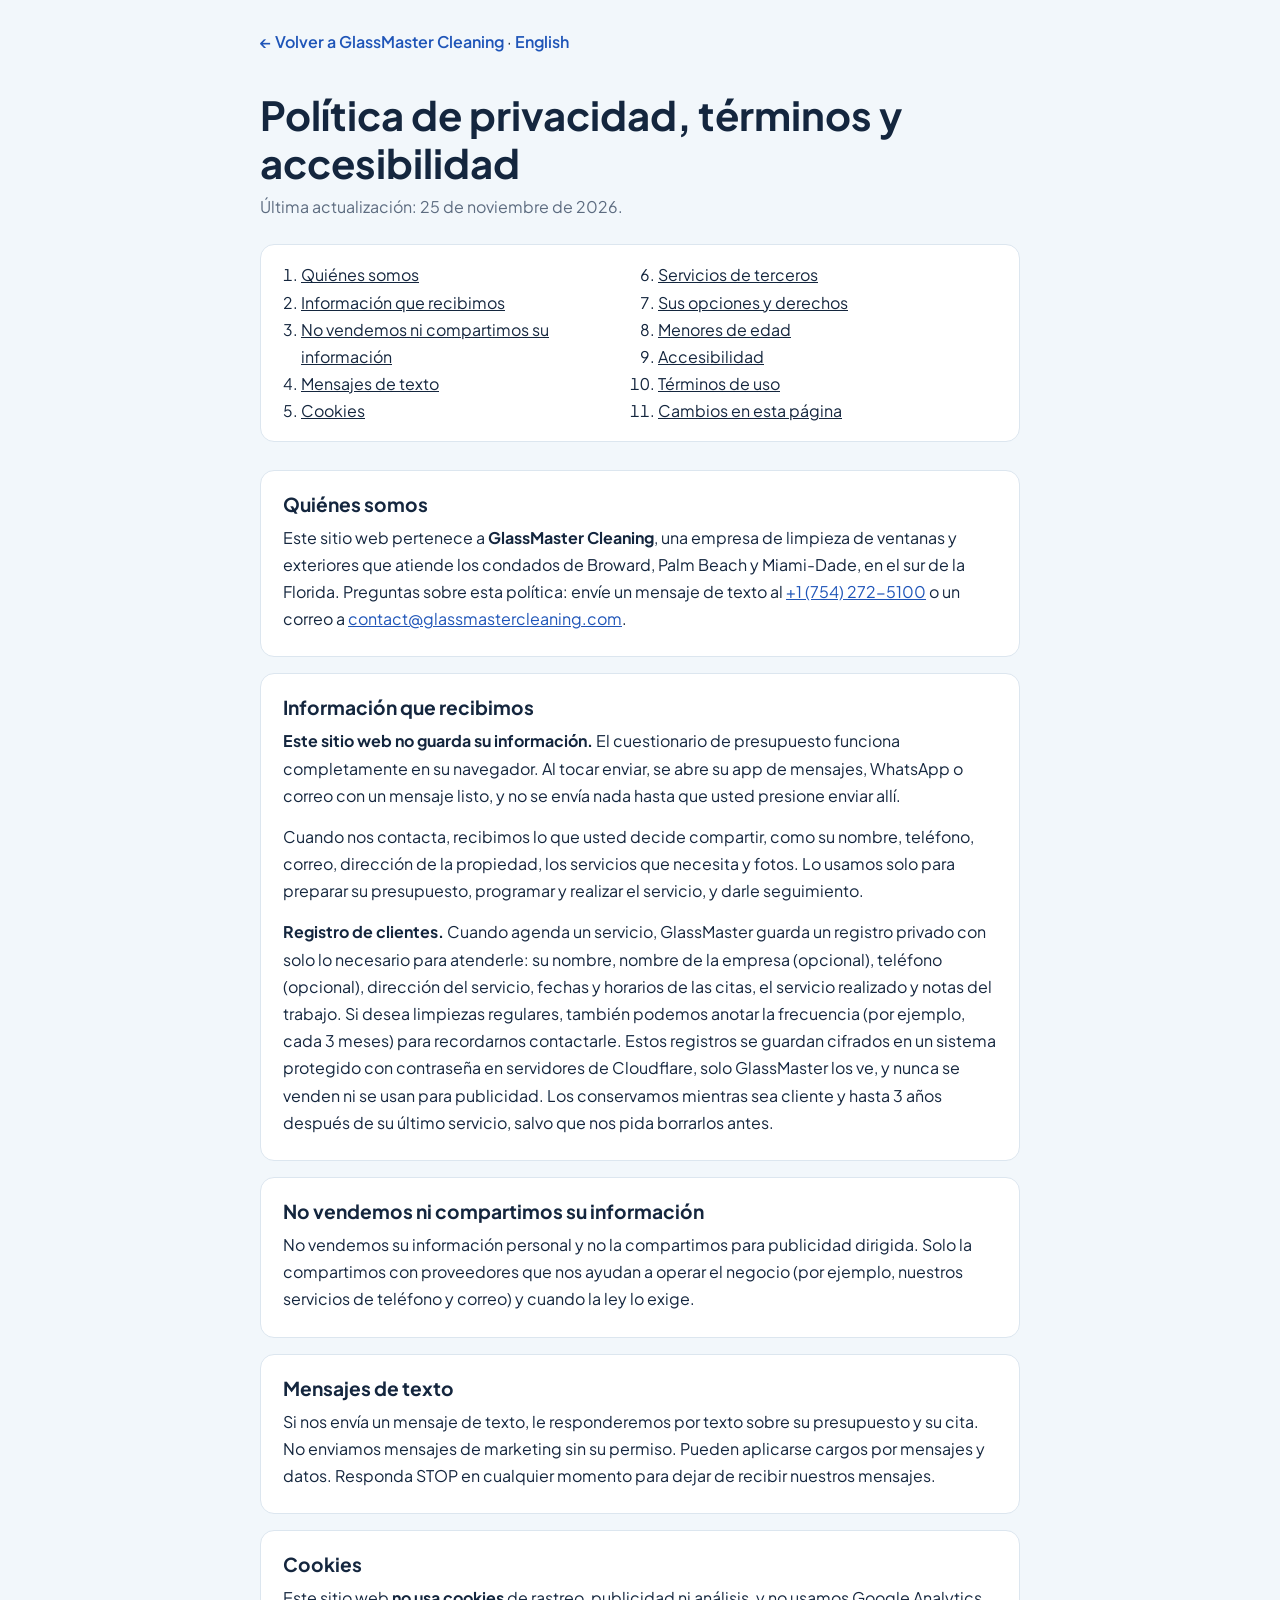
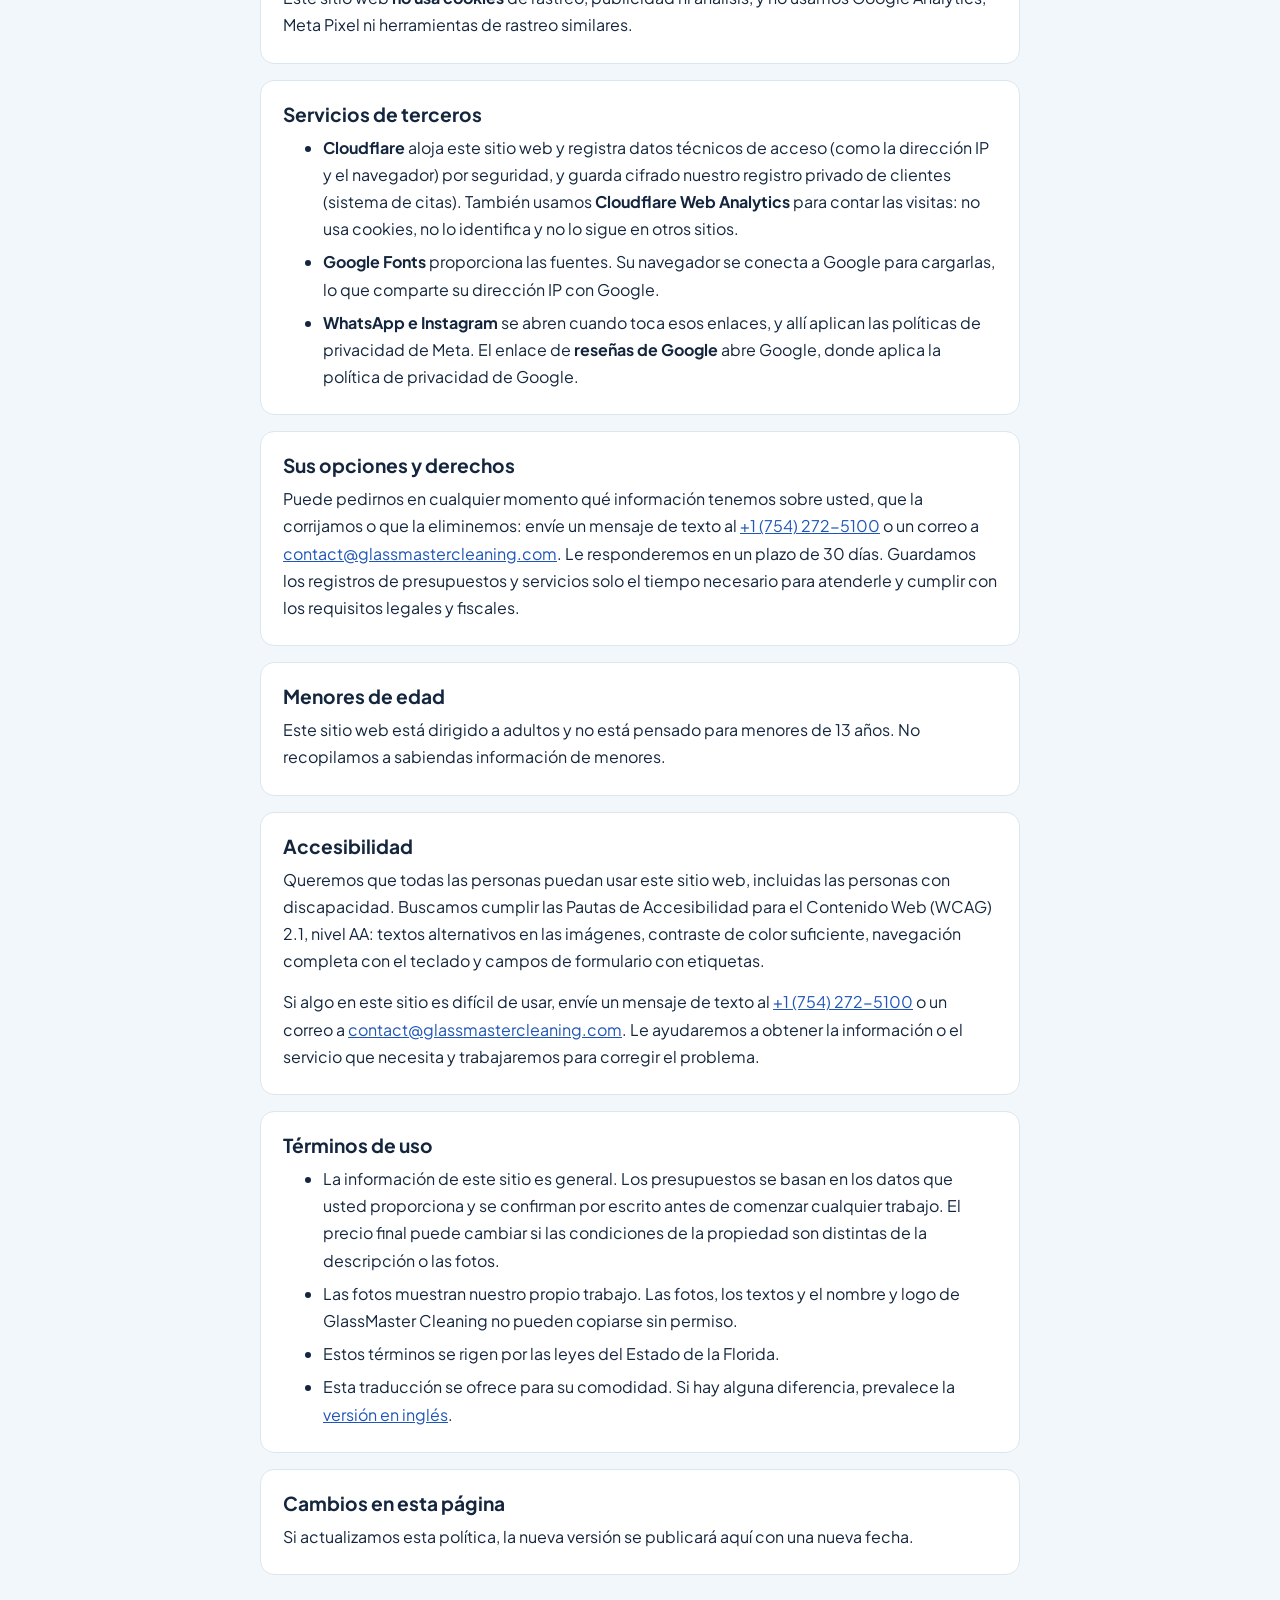
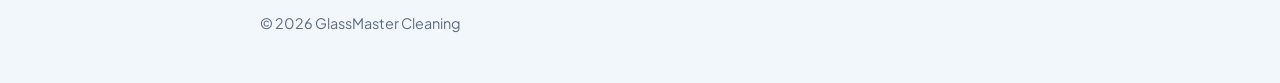
<file: privacy-es.html>
<!doctype html>
<html lang="es">
<head>
<meta charset="utf-8">
<meta name="viewport" content="width=device-width, initial-scale=1">
<title>Política de privacidad, términos y accesibilidad · GlassMaster Cleaning</title>
<meta name="robots" content="noindex">
<link rel="preconnect" href="https://fonts.googleapis.com">
<link rel="preconnect" href="https://fonts.gstatic.com" crossorigin>
<link href="https://fonts.googleapis.com/css2?family=Plus+Jakarta+Sans:wght@400;600;700&display=swap" rel="stylesheet">
<style>
:root{--bg:#F2F7FB;--card:#FFFFFF;--ink:#14263E;--muted:#5D6C80;--accent:#1F55B8;--line:#DCE6EF}
*{box-sizing:border-box}
body{margin:0;background:var(--bg);color:var(--ink);font:400 1rem/1.7 "Plus Jakarta Sans",system-ui,sans-serif;-webkit-font-smoothing:antialiased}
.wrap{width:min(760px,100% - 32px);margin-inline:auto}
header{padding:28px 0 8px}
header a{color:var(--accent);font-weight:600;text-decoration:none}
header a:hover,header a:focus-visible{text-decoration:underline}
h1,h2{font-family:"Plus Jakarta Sans",system-ui,sans-serif;line-height:1.2;color:var(--ink)}
h1{font-size:clamp(1.8rem,5vw,2.5rem);margin:28px 0 6px}
h2{font-size:1.2rem;margin:0 0 8px}
.upd{color:var(--muted);margin:0 0 24px}
nav{background:var(--card);border:1px solid var(--line);border-radius:14px;padding:16px 20px;margin-bottom:28px}
nav ol{margin:0;padding-left:20px;columns:2 220px}
nav a{color:var(--ink)}
section{background:var(--card);border:1px solid var(--line);border-radius:14px;padding:22px 22px 10px;margin-bottom:16px;scroll-margin-top:16px}
section p,section ul{margin:0 0 14px}
section li{margin-bottom:6px}
a{color:var(--accent)}
a:focus-visible{outline:2px solid var(--accent);outline-offset:2px;border-radius:3px}
footer{color:var(--muted);font-size:.9rem;padding:20px 0 48px}
</style>
</head>
<body>
<header class="wrap"><a href="./?lang=es">← Volver a GlassMaster Cleaning</a> · <a href="privacy.html" lang="en" hreflang="en">English</a></header>
<main class="wrap">
<h1>Política de privacidad, términos y accesibilidad</h1>
<p class="upd">Última actualización: 25 de noviembre de 2026.</p>
<nav aria-label="Contenido"><ol><li><a href="#s1">Quiénes somos</a></li><li><a href="#s2">Información que recibimos</a></li><li><a href="#s3">No vendemos ni compartimos su información</a></li><li><a href="#s4">Mensajes de texto</a></li><li><a href="#s5">Cookies</a></li><li><a href="#s6">Servicios de terceros</a></li><li><a href="#s7">Sus opciones y derechos</a></li><li><a href="#s8">Menores de edad</a></li><li><a href="#s9">Accesibilidad</a></li><li><a href="#s10">Términos de uso</a></li><li><a href="#s11">Cambios en esta página</a></li></ol></nav>
<section id="s1"><h2>Quiénes somos</h2><p>Este sitio web pertenece a <b>GlassMaster Cleaning</b>, una empresa de limpieza de ventanas y exteriores que atiende los condados de Broward, Palm Beach y Miami-Dade, en el sur de la Florida. Preguntas sobre esta política: envíe un mensaje de texto al <a href="sms:+17542725100">+1 (754) 272-5100</a> o un correo a <a href="mailto:contact@glassmastercleaning.com">contact@glassmastercleaning.com</a>.</p></section><section id="s2"><h2>Información que recibimos</h2><p><b>Este sitio web no guarda su información.</b> El cuestionario de presupuesto funciona completamente en su navegador. Al tocar enviar, se abre su app de mensajes, WhatsApp o correo con un mensaje listo, y no se envía nada hasta que usted presione enviar allí.</p><p>Cuando nos contacta, recibimos lo que usted decide compartir, como su nombre, teléfono, correo, dirección de la propiedad, los servicios que necesita y fotos. Lo usamos solo para preparar su presupuesto, programar y realizar el servicio, y darle seguimiento.</p><p><b>Registro de clientes.</b> Cuando agenda un servicio, GlassMaster guarda un registro privado con solo lo necesario para atenderle: su nombre, nombre de la empresa (opcional), teléfono (opcional), dirección del servicio, fechas y horarios de las citas, el servicio realizado y notas del trabajo. Si desea limpiezas regulares, también podemos anotar la frecuencia (por ejemplo, cada 3 meses) para recordarnos contactarle. Estos registros se guardan cifrados en un sistema protegido con contraseña en servidores de Cloudflare, solo GlassMaster los ve, y nunca se venden ni se usan para publicidad. Los conservamos mientras sea cliente y hasta 3 años después de su último servicio, salvo que nos pida borrarlos antes.</p></section><section id="s3"><h2>No vendemos ni compartimos su información</h2><p>No vendemos su información personal y no la compartimos para publicidad dirigida. Solo la compartimos con proveedores que nos ayudan a operar el negocio (por ejemplo, nuestros servicios de teléfono y correo) y cuando la ley lo exige.</p></section><section id="s4"><h2>Mensajes de texto</h2><p>Si nos envía un mensaje de texto, le responderemos por texto sobre su presupuesto y su cita. No enviamos mensajes de marketing sin su permiso. Pueden aplicarse cargos por mensajes y datos. Responda STOP en cualquier momento para dejar de recibir nuestros mensajes.</p></section><section id="s5"><h2>Cookies</h2><p>Este sitio web <b>no usa cookies</b> de rastreo, publicidad ni análisis, y no usamos Google Analytics, Meta Pixel ni herramientas de rastreo similares.</p></section><section id="s6"><h2>Servicios de terceros</h2><ul><li><b>Cloudflare</b> aloja este sitio web y registra datos técnicos de acceso (como la dirección IP y el navegador) por seguridad, y guarda cifrado nuestro registro privado de clientes (sistema de citas). También usamos <b>Cloudflare Web Analytics</b> para contar las visitas: no usa cookies, no lo identifica y no lo sigue en otros sitios.</li><li><b>Google Fonts</b> proporciona las fuentes. Su navegador se conecta a Google para cargarlas, lo que comparte su dirección IP con Google.</li><li><b>WhatsApp e Instagram</b> se abren cuando toca esos enlaces, y allí aplican las políticas de privacidad de Meta. El enlace de <b>reseñas de Google</b> abre Google, donde aplica la política de privacidad de Google.</li></ul></section><section id="s7"><h2>Sus opciones y derechos</h2><p>Puede pedirnos en cualquier momento qué información tenemos sobre usted, que la corrijamos o que la eliminemos: envíe un mensaje de texto al <a href="sms:+17542725100">+1 (754) 272-5100</a> o un correo a <a href="mailto:contact@glassmastercleaning.com">contact@glassmastercleaning.com</a>. Le responderemos en un plazo de 30 días. Guardamos los registros de presupuestos y servicios solo el tiempo necesario para atenderle y cumplir con los requisitos legales y fiscales.</p></section><section id="s8"><h2>Menores de edad</h2><p>Este sitio web está dirigido a adultos y no está pensado para menores de 13 años. No recopilamos a sabiendas información de menores.</p></section><section id="s9"><h2>Accesibilidad</h2><p>Queremos que todas las personas puedan usar este sitio web, incluidas las personas con discapacidad. Buscamos cumplir las Pautas de Accesibilidad para el Contenido Web (WCAG) 2.1, nivel AA: textos alternativos en las imágenes, contraste de color suficiente, navegación completa con el teclado y campos de formulario con etiquetas.</p><p>Si algo en este sitio es difícil de usar, envíe un mensaje de texto al <a href="sms:+17542725100">+1 (754) 272-5100</a> o un correo a <a href="mailto:contact@glassmastercleaning.com">contact@glassmastercleaning.com</a>. Le ayudaremos a obtener la información o el servicio que necesita y trabajaremos para corregir el problema.</p></section><section id="s10"><h2>Términos de uso</h2><ul><li>La información de este sitio es general. Los presupuestos se basan en los datos que usted proporciona y se confirman por escrito antes de comenzar cualquier trabajo. El precio final puede cambiar si las condiciones de la propiedad son distintas de la descripción o las fotos.</li><li>Las fotos muestran nuestro propio trabajo. Las fotos, los textos y el nombre y logo de GlassMaster Cleaning no pueden copiarse sin permiso.</li><li>Estos términos se rigen por las leyes del Estado de la Florida.</li><li>Esta traducción se ofrece para su comodidad. Si hay alguna diferencia, prevalece la <a href="privacy.html" lang="en" hreflang="en">versión en inglés</a>.</li></ul></section><section id="s11"><h2>Cambios en esta página</h2><p>Si actualizamos esta política, la nueva versión se publicará aquí con una nueva fecha.</p></section>
</main>
<footer class="wrap">© 2026 GlassMaster Cleaning</footer>
</body>
</html>
</file>
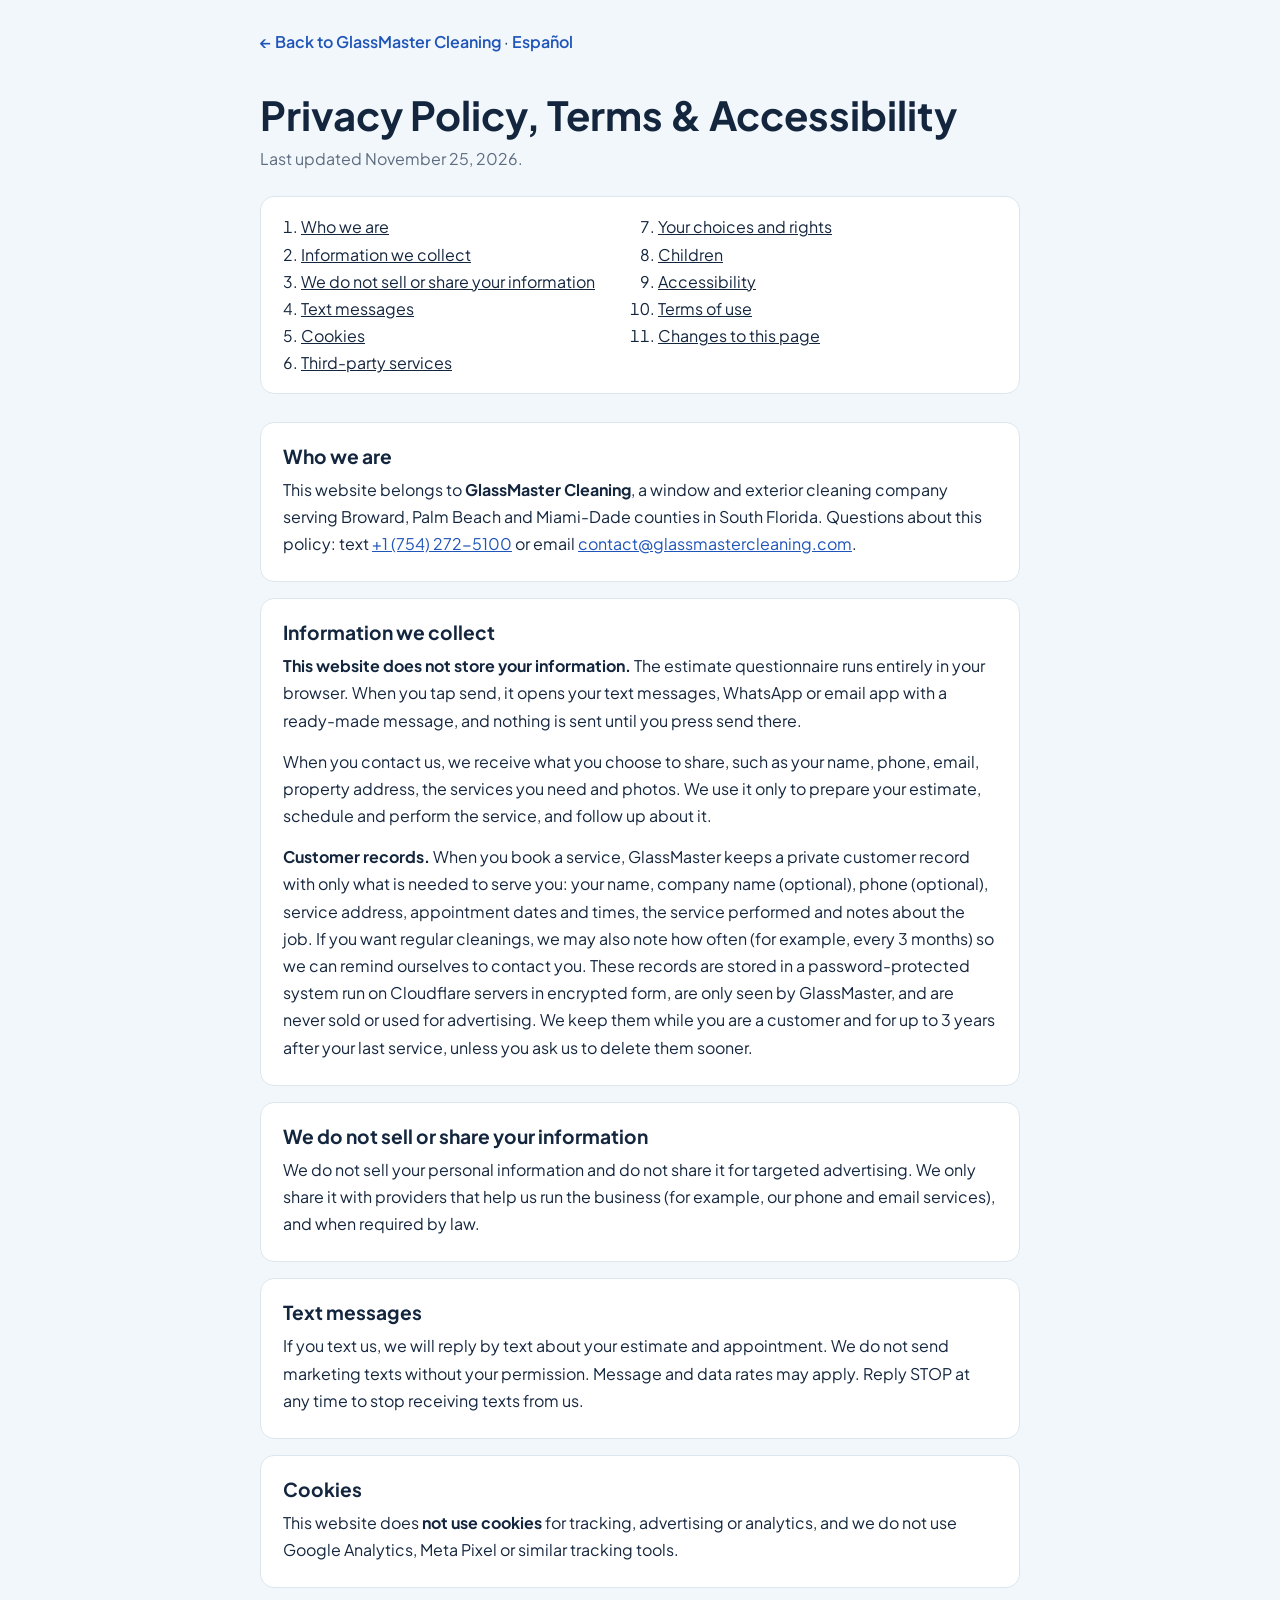
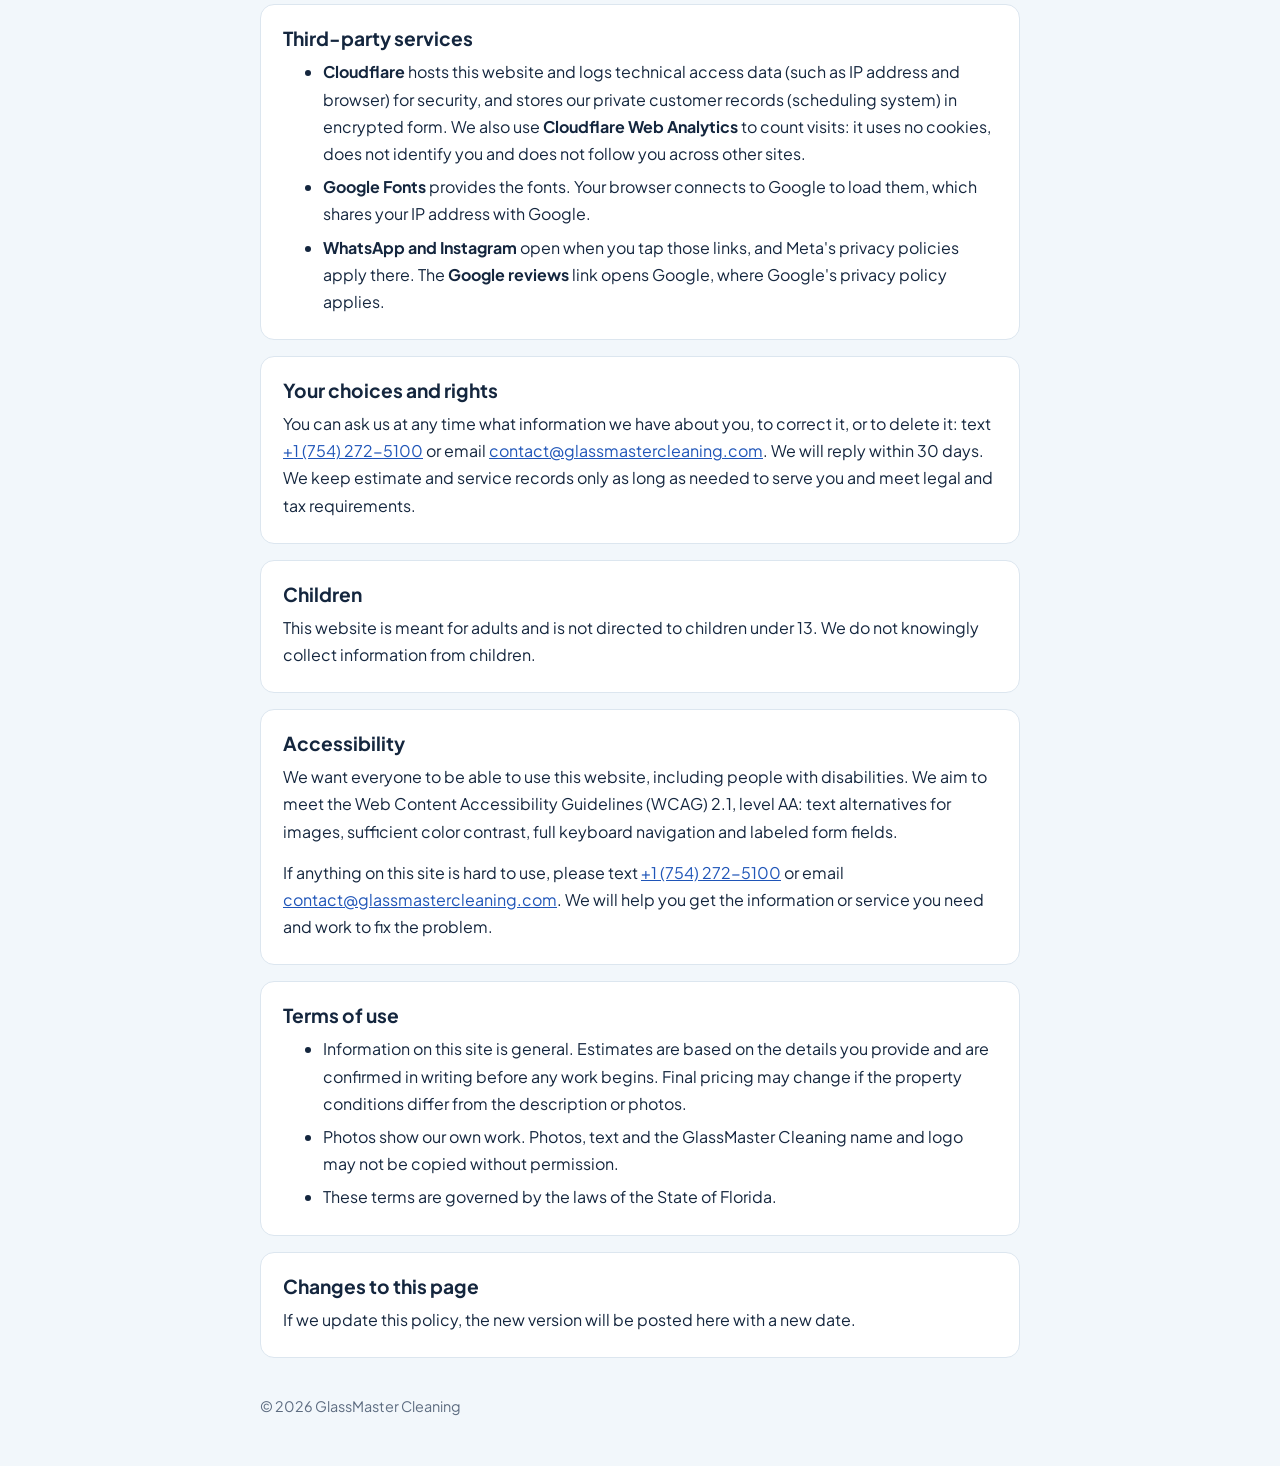
<file: privacy.html>
<!doctype html>
<html lang="en">
<head>
<meta charset="utf-8">
<meta name="viewport" content="width=device-width, initial-scale=1">
<title>Privacy Policy, Terms & Accessibility · GlassMaster Cleaning</title>
<meta name="robots" content="noindex">
<link rel="preconnect" href="https://fonts.googleapis.com">
<link rel="preconnect" href="https://fonts.gstatic.com" crossorigin>
<link href="https://fonts.googleapis.com/css2?family=Plus+Jakarta+Sans:wght@400;600;700&display=swap" rel="stylesheet">
<style>
:root{--bg:#F2F7FB;--card:#FFFFFF;--ink:#14263E;--muted:#5D6C80;--accent:#1F55B8;--line:#DCE6EF}
*{box-sizing:border-box}
body{margin:0;background:var(--bg);color:var(--ink);font:400 1rem/1.7 "Plus Jakarta Sans",system-ui,sans-serif;-webkit-font-smoothing:antialiased}
.wrap{width:min(760px,100% - 32px);margin-inline:auto}
header{padding:28px 0 8px}
header a{color:var(--accent);font-weight:600;text-decoration:none}
header a:hover,header a:focus-visible{text-decoration:underline}
h1,h2{font-family:"Plus Jakarta Sans",system-ui,sans-serif;line-height:1.2;color:var(--ink)}
h1{font-size:clamp(1.8rem,5vw,2.5rem);margin:28px 0 6px}
h2{font-size:1.2rem;margin:0 0 8px}
.upd{color:var(--muted);margin:0 0 24px}
nav{background:var(--card);border:1px solid var(--line);border-radius:14px;padding:16px 20px;margin-bottom:28px}
nav ol{margin:0;padding-left:20px;columns:2 220px}
nav a{color:var(--ink)}
section{background:var(--card);border:1px solid var(--line);border-radius:14px;padding:22px 22px 10px;margin-bottom:16px;scroll-margin-top:16px}
section p,section ul{margin:0 0 14px}
section li{margin-bottom:6px}
a{color:var(--accent)}
a:focus-visible{outline:2px solid var(--accent);outline-offset:2px;border-radius:3px}
footer{color:var(--muted);font-size:.9rem;padding:20px 0 48px}
</style>
</head>
<body>
<header class="wrap"><a href="./?lang=en">← Back to GlassMaster Cleaning</a> · <a href="privacy-es.html" lang="es" hreflang="es">Español</a></header>
<main class="wrap">
<h1>Privacy Policy, Terms & Accessibility</h1>
<p class="upd">Last updated November 25, 2026.</p>
<nav aria-label="Contents"><ol><li><a href="#s1">Who we are</a></li><li><a href="#s2">Information we collect</a></li><li><a href="#s3">We do not sell or share your information</a></li><li><a href="#s4">Text messages</a></li><li><a href="#s5">Cookies</a></li><li><a href="#s6">Third-party services</a></li><li><a href="#s7">Your choices and rights</a></li><li><a href="#s8">Children</a></li><li><a href="#s9">Accessibility</a></li><li><a href="#s10">Terms of use</a></li><li><a href="#s11">Changes to this page</a></li></ol></nav>
<section id="s1"><h2>Who we are</h2><p>This website belongs to <b>GlassMaster Cleaning</b>, a window and exterior cleaning company serving Broward, Palm Beach and Miami-Dade counties in South Florida. Questions about this policy: text <a href="sms:+17542725100">+1 (754) 272-5100</a> or email <a href="mailto:contact@glassmastercleaning.com">contact@glassmastercleaning.com</a>.</p></section><section id="s2"><h2>Information we collect</h2><p><b>This website does not store your information.</b> The estimate questionnaire runs entirely in your browser. When you tap send, it opens your text messages, WhatsApp or email app with a ready-made message, and nothing is sent until you press send there.</p><p>When you contact us, we receive what you choose to share, such as your name, phone, email, property address, the services you need and photos. We use it only to prepare your estimate, schedule and perform the service, and follow up about it.</p><p><b>Customer records.</b> When you book a service, GlassMaster keeps a private customer record with only what is needed to serve you: your name, company name (optional), phone (optional), service address, appointment dates and times, the service performed and notes about the job. If you want regular cleanings, we may also note how often (for example, every 3 months) so we can remind ourselves to contact you. These records are stored in a password-protected system run on Cloudflare servers in encrypted form, are only seen by GlassMaster, and are never sold or used for advertising. We keep them while you are a customer and for up to 3 years after your last service, unless you ask us to delete them sooner.</p></section><section id="s3"><h2>We do not sell or share your information</h2><p>We do not sell your personal information and do not share it for targeted advertising. We only share it with providers that help us run the business (for example, our phone and email services), and when required by law.</p></section><section id="s4"><h2>Text messages</h2><p>If you text us, we will reply by text about your estimate and appointment. We do not send marketing texts without your permission. Message and data rates may apply. Reply STOP at any time to stop receiving texts from us.</p></section><section id="s5"><h2>Cookies</h2><p>This website does <b>not use cookies</b> for tracking, advertising or analytics, and we do not use Google Analytics, Meta Pixel or similar tracking tools.</p></section><section id="s6"><h2>Third-party services</h2><ul><li><b>Cloudflare</b> hosts this website and logs technical access data (such as IP address and browser) for security, and stores our private customer records (scheduling system) in encrypted form. We also use <b>Cloudflare Web Analytics</b> to count visits: it uses no cookies, does not identify you and does not follow you across other sites.</li><li><b>Google Fonts</b> provides the fonts. Your browser connects to Google to load them, which shares your IP address with Google.</li><li><b>WhatsApp and Instagram</b> open when you tap those links, and Meta's privacy policies apply there. The <b>Google reviews</b> link opens Google, where Google's privacy policy applies.</li></ul></section><section id="s7"><h2>Your choices and rights</h2><p>You can ask us at any time what information we have about you, to correct it, or to delete it: text <a href="sms:+17542725100">+1 (754) 272-5100</a> or email <a href="mailto:contact@glassmastercleaning.com">contact@glassmastercleaning.com</a>. We will reply within 30 days. We keep estimate and service records only as long as needed to serve you and meet legal and tax requirements.</p></section><section id="s8"><h2>Children</h2><p>This website is meant for adults and is not directed to children under 13. We do not knowingly collect information from children.</p></section><section id="s9"><h2>Accessibility</h2><p>We want everyone to be able to use this website, including people with disabilities. We aim to meet the Web Content Accessibility Guidelines (WCAG) 2.1, level AA: text alternatives for images, sufficient color contrast, full keyboard navigation and labeled form fields.</p><p>If anything on this site is hard to use, please text <a href="sms:+17542725100">+1 (754) 272-5100</a> or email <a href="mailto:contact@glassmastercleaning.com">contact@glassmastercleaning.com</a>. We will help you get the information or service you need and work to fix the problem.</p></section><section id="s10"><h2>Terms of use</h2><ul><li>Information on this site is general. Estimates are based on the details you provide and are confirmed in writing before any work begins. Final pricing may change if the property conditions differ from the description or photos.</li><li>Photos show our own work. Photos, text and the GlassMaster Cleaning name and logo may not be copied without permission.</li><li>These terms are governed by the laws of the State of Florida.</li></ul></section><section id="s11"><h2>Changes to this page</h2><p>If we update this policy, the new version will be posted here with a new date.</p></section>
</main>
<footer class="wrap">© 2026 GlassMaster Cleaning</footer>
</body>
</html>
</file>
